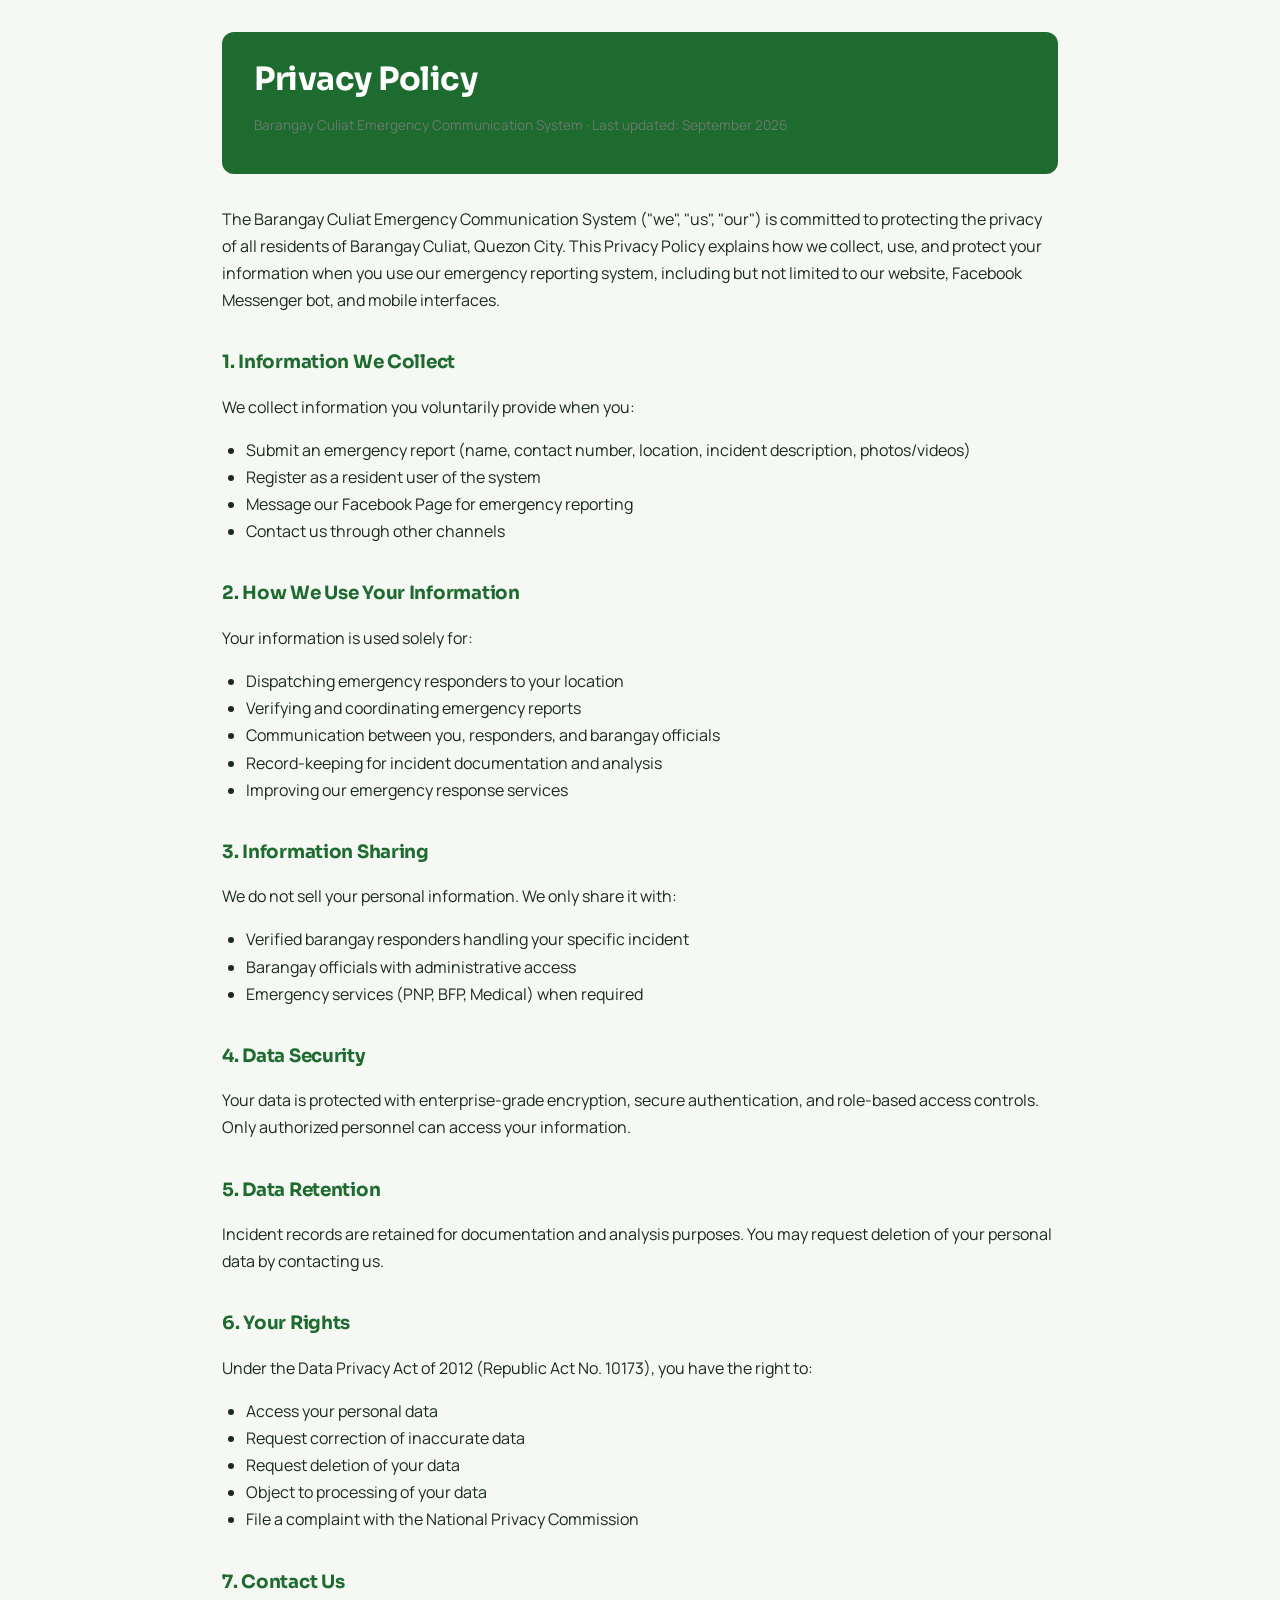
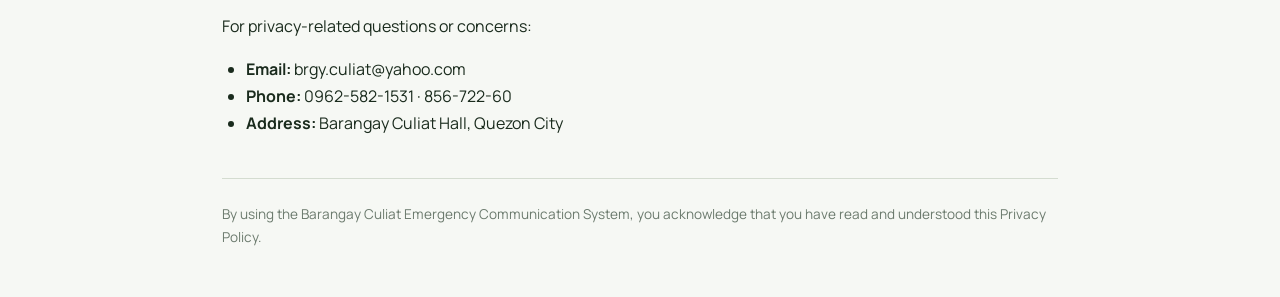
<file: privacy.html>
<!DOCTYPE html>
<html lang="en">
<head>
    <meta charset="UTF-8">
    <meta name="viewport" content="width=device-width, initial-scale=1.0">
    <title>Privacy Policy — Barangay Culiat ECS</title>
    <link rel="stylesheet" href="design.css">
    <style>
        body { font-family: 'Manrope', system-ui, sans-serif; line-height: 1.7; padding: 2rem; max-width: 900px; margin: auto; background: #f6f8f4; color: #1a2b1d; }
        h1 { font-family: 'Sora', sans-serif; color: #1e6b30; margin-bottom: 1rem; }
        h2 { color: #1e6b30; margin-top: 2rem; margin-bottom: 0.75rem; font-size: 1.15rem; }
        p { margin-bottom: 1rem; }
        ul { padding-left: 1.5rem; margin-bottom: 1rem; }
        a { color: #1e6b30; }
        .header { background: #1e6b30; color: #fff; padding: 1.25rem 2rem; border-radius: 12px; margin-bottom: 2rem; }
        .header h1 { color: #fff; margin: 0; }
        .updated { color: #6b7a6d; font-size: 0.85rem; margin-top: 0.5rem; }
    </style>
</head>
<body>
    <div class="header">
        <h1>Privacy Policy</h1>
        <p class="updated">Barangay Culiat Emergency Communication System · Last updated: September 2026</p>
    </div>

    <p>The Barangay Culiat Emergency Communication System ("we", "us", "our") is committed to protecting the privacy of all residents of Barangay Culiat, Quezon City. This Privacy Policy explains how we collect, use, and protect your information when you use our emergency reporting system, including but not limited to our website, Facebook Messenger bot, and mobile interfaces.</p>

    <h2>1. Information We Collect</h2>
    <p>We collect information you voluntarily provide when you:</p>
    <ul>
        <li>Submit an emergency report (name, contact number, location, incident description, photos/videos)</li>
        <li>Register as a resident user of the system</li>
        <li>Message our Facebook Page for emergency reporting</li>
        <li>Contact us through other channels</li>
    </ul>

    <h2>2. How We Use Your Information</h2>
    <p>Your information is used solely for:</p>
    <ul>
        <li>Dispatching emergency responders to your location</li>
        <li>Verifying and coordinating emergency reports</li>
        <li>Communication between you, responders, and barangay officials</li>
        <li>Record-keeping for incident documentation and analysis</li>
        <li>Improving our emergency response services</li>
    </ul>

    <h2>3. Information Sharing</h2>
    <p>We do not sell your personal information. We only share it with:</p>
    <ul>
        <li>Verified barangay responders handling your specific incident</li>
        <li>Barangay officials with administrative access</li>
        <li>Emergency services (PNP, BFP, Medical) when required</li>
    </ul>

    <h2>4. Data Security</h2>
    <p>Your data is protected with enterprise-grade encryption, secure authentication, and role-based access controls. Only authorized personnel can access your information.</p>

    <h2>5. Data Retention</h2>
    <p>Incident records are retained for documentation and analysis purposes. You may request deletion of your personal data by contacting us.</p>

    <h2>6. Your Rights</h2>
    <p>Under the Data Privacy Act of 2012 (Republic Act No. 10173), you have the right to:</p>
    <ul>
        <li>Access your personal data</li>
        <li>Request correction of inaccurate data</li>
        <li>Request deletion of your data</li>
        <li>Object to processing of your data</li>
        <li>File a complaint with the National Privacy Commission</li>
    </ul>

    <h2>7. Contact Us</h2>
    <p>For privacy-related questions or concerns:</p>
    <ul>
        <li><strong>Email:</strong> brgy.culiat@yahoo.com</li>
        <li><strong>Phone:</strong> 0962-582-1531 · 856-722-60</li>
        <li><strong>Address:</strong> Barangay Culiat Hall, Quezon City</li>
    </ul>

    <p style="margin-top:2.5rem;padding-top:1.5rem;border-top:1px solid #d4dcd0;font-size:0.85rem;color:#6b7a6d;">
        By using the Barangay Culiat Emergency Communication System, you acknowledge that you have read and understood this Privacy Policy.
    </p>
</body>
</html>
</file>
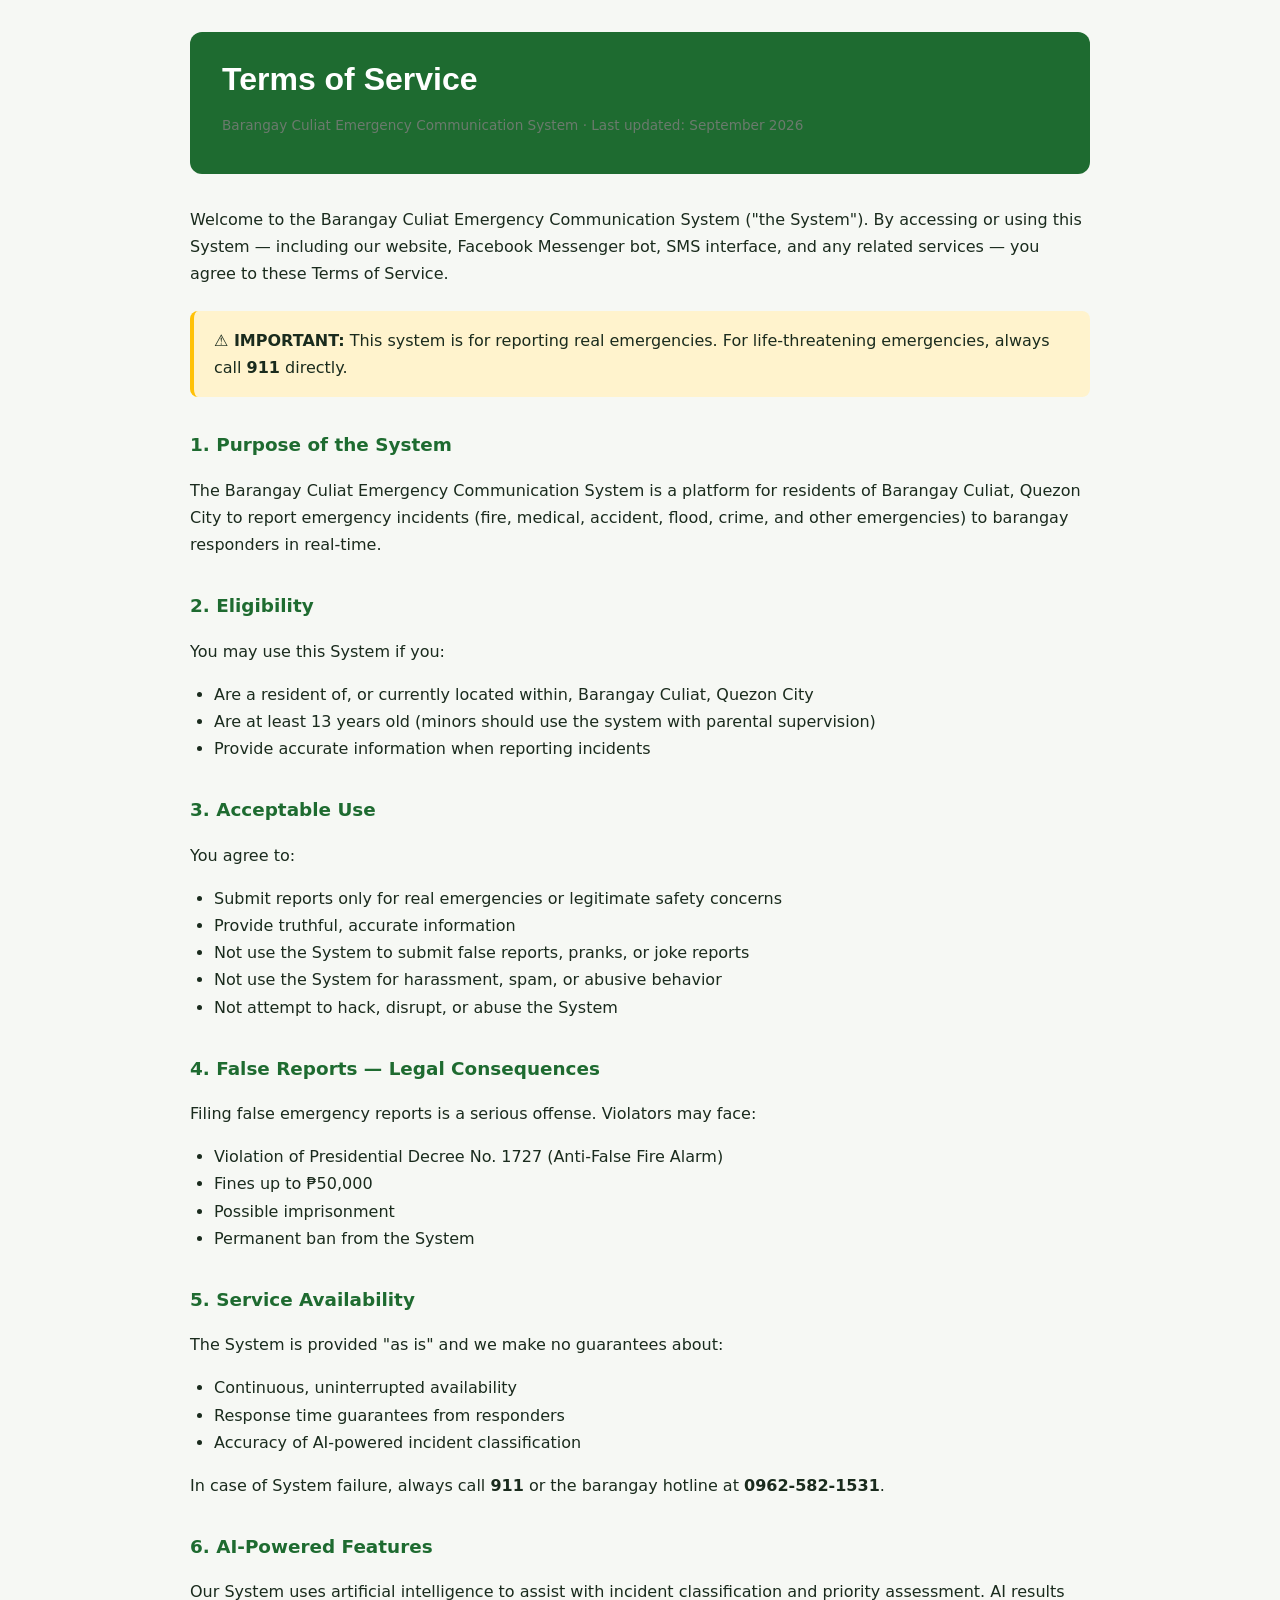
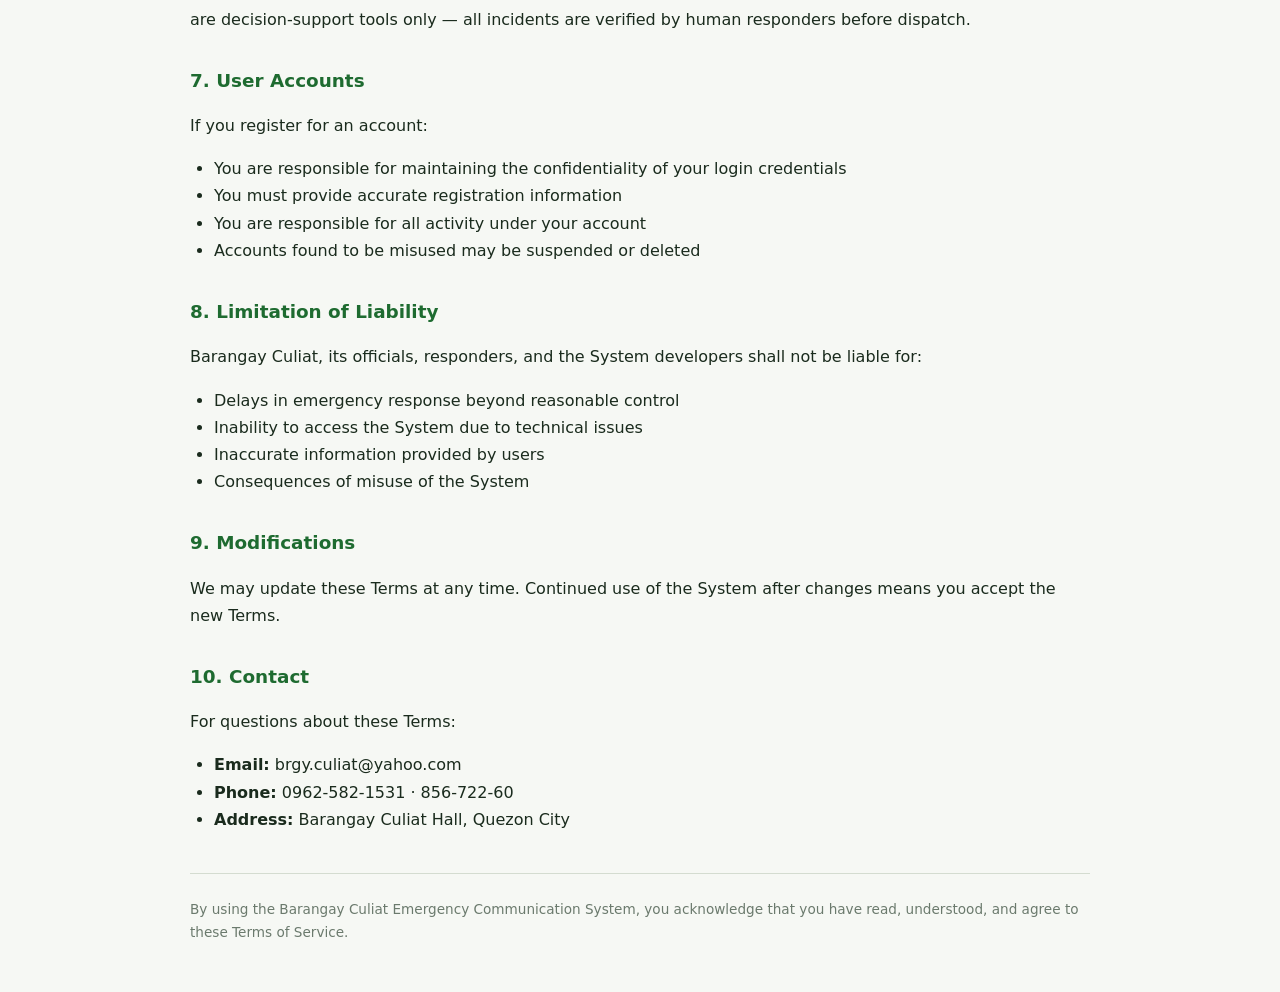
<file: terms.html>
<!DOCTYPE html>
<html lang="en">
<head>
    <meta charset="UTF-8">
    <meta name="viewport" content="width=device-width, initial-scale=1.0">
    <title>Terms of Service — Barangay Culiat ECSs</title>
    <style>
        body { font-family: 'Manrope', system-ui, sans-serif; line-height: 1.7; padding: 2rem; max-width: 900px; margin: auto; background: #f6f8f4; color: #1a2b1d; }
        h1 { font-family: 'Sora', sans-serif; color: #1e6b30; margin-bottom: 1rem; }
        h2 { color: #1e6b30; margin-top: 2rem; margin-bottom: 0.75rem; font-size: 1.15rem; }
        p { margin-bottom: 1rem; }
        ul { padding-left: 1.5rem; margin-bottom: 1rem; }
        a { color: #1e6b30; }
        .header { background: #1e6b30; color: #fff; padding: 1.25rem 2rem; border-radius: 12px; margin-bottom: 2rem; }
        .header h1 { color: #fff; margin: 0; }
        .updated { color: #6b7a6d; font-size: 0.85rem; margin-top: 0.5rem; }
        .warning { background: #fff3cd; padding: 1rem 1.25rem; border-left: 4px solid #ffc107; border-radius: 8px; margin: 1.5rem 0; }
    </style>
</head>
<body>
    <div class="header">
        <h1>Terms of Service</h1>
        <p class="updated">Barangay Culiat Emergency Communication System · Last updated: September 2026</p>
    </div>

    <p>Welcome to the Barangay Culiat Emergency Communication System ("the System"). By accessing or using this System — including our website, Facebook Messenger bot, SMS interface, and any related services — you agree to these Terms of Service.</p>

    <div class="warning">
        <strong>⚠️ IMPORTANT:</strong> This system is for reporting real emergencies. For life-threatening emergencies, always call <strong>911</strong> directly.
    </div>

    <h2>1. Purpose of the System</h2>
    <p>The Barangay Culiat Emergency Communication System is a platform for residents of Barangay Culiat, Quezon City to report emergency incidents (fire, medical, accident, flood, crime, and other emergencies) to barangay responders in real-time.</p>

    <h2>2. Eligibility</h2>
    <p>You may use this System if you:</p>
    <ul>
        <li>Are a resident of, or currently located within, Barangay Culiat, Quezon City</li>
        <li>Are at least 13 years old (minors should use the system with parental supervision)</li>
        <li>Provide accurate information when reporting incidents</li>
    </ul>

    <h2>3. Acceptable Use</h2>
    <p>You agree to:</p>
    <ul>
        <li>Submit reports only for real emergencies or legitimate safety concerns</li>
        <li>Provide truthful, accurate information</li>
        <li>Not use the System to submit false reports, pranks, or joke reports</li>
        <li>Not use the System for harassment, spam, or abusive behavior</li>
        <li>Not attempt to hack, disrupt, or abuse the System</li>
    </ul>

    <h2>4. False Reports — Legal Consequences</h2>
    <p>Filing false emergency reports is a serious offense. Violators may face:</p>
    <ul>
        <li>Violation of Presidential Decree No. 1727 (Anti-False Fire Alarm)</li>
        <li>Fines up to ₱50,000</li>
        <li>Possible imprisonment</li>
        <li>Permanent ban from the System</li>
    </ul>

    <h2>5. Service Availability</h2>
    <p>The System is provided "as is" and we make no guarantees about:</p>
    <ul>
        <li>Continuous, uninterrupted availability</li>
        <li>Response time guarantees from responders</li>
        <li>Accuracy of AI-powered incident classification</li>
    </ul>
    <p>In case of System failure, always call <strong>911</strong> or the barangay hotline at <strong>0962-582-1531</strong>.</p>

    <h2>6. AI-Powered Features</h2>
    <p>Our System uses artificial intelligence to assist with incident classification and priority assessment. AI results are decision-support tools only — all incidents are verified by human responders before dispatch.</p>

    <h2>7. User Accounts</h2>
    <p>If you register for an account:</p>
    <ul>
        <li>You are responsible for maintaining the confidentiality of your login credentials</li>
        <li>You must provide accurate registration information</li>
        <li>You are responsible for all activity under your account</li>
        <li>Accounts found to be misused may be suspended or deleted</li>
    </ul>

    <h2>8. Limitation of Liability</h2>
    <p>Barangay Culiat, its officials, responders, and the System developers shall not be liable for:</p>
    <ul>
        <li>Delays in emergency response beyond reasonable control</li>
        <li>Inability to access the System due to technical issues</li>
        <li>Inaccurate information provided by users</li>
        <li>Consequences of misuse of the System</li>
    </ul>

    <h2>9. Modifications</h2>
    <p>We may update these Terms at any time. Continued use of the System after changes means you accept the new Terms.</p>

    <h2>10. Contact</h2>
    <p>For questions about these Terms:</p>
    <ul>
        <li><strong>Email:</strong> brgy.culiat@yahoo.com</li>
        <li><strong>Phone:</strong> 0962-582-1531 · 856-722-60</li>
        <li><strong>Address:</strong> Barangay Culiat Hall, Quezon City</li>
    </ul>

    <p style="margin-top:2.5rem;padding-top:1.5rem;border-top:1px solid #d4dcd0;font-size:0.85rem;color:#6b7a6d;">
        By using the Barangay Culiat Emergency Communication System, you acknowledge that you have read, understood, and agree to these Terms of Service.
    </p>
</body>
</html>
</file>
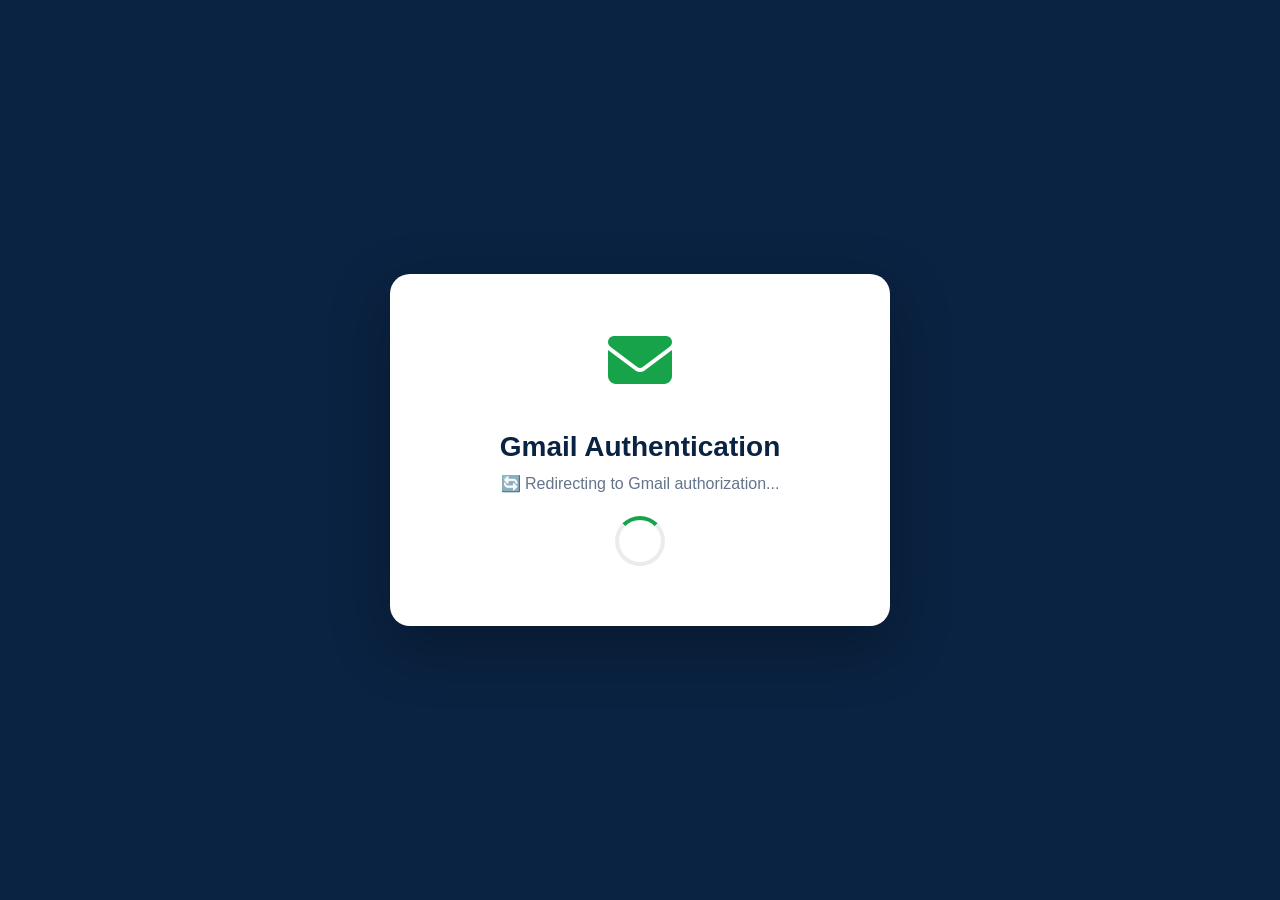
<file: auth/callback.html>
<!DOCTYPE html>
<html lang="en">
<head>
    <meta charset="UTF-8">
    <meta name="viewport" content="width=device-width, initial-scale=1.0">
    <title>Gmail Authentication</title>
    <link href="https://cdn.jsdelivr.net/npm/bootstrap@5.3.2/dist/css/bootstrap.min.css" rel="stylesheet">
    <link href="https://cdnjs.cloudflare.com/ajax/libs/font-awesome/6.4.2/css/all.min.css" rel="stylesheet">
    <style>
        body {
            background: #0A2342;
            min-height: 100vh;
            display: flex;
            align-items: center;
            justify-content: center;
            font-family: 'Inter', sans-serif;
        }
        .auth-card {
            background: white;
            padding: 40px;
            border-radius: 20px;
            max-width: 500px;
            width: 100%;
            text-align: center;
            box-shadow: 0 20px 60px rgba(0,0,0,0.3);
        }
        .auth-card .icon {
            font-size: 4rem;
            color: #16A34A;
            margin-bottom: 20px;
        }
        .auth-card h3 {
            color: #0A2342;
            font-weight: 700;
        }
        .auth-card p {
            color: #64748B;
        }
        .spinner {
            width: 50px;
            height: 50px;
            border: 4px solid #e9ecef;
            border-top-color: #16A34A;
            border-radius: 50%;
            animation: spin 0.8s linear infinite;
            margin: 20px auto;
        }
        @keyframes spin {
            to { transform: rotate(360deg); }
        }
        .status-success { color: #16A34A; }
        .status-error { color: #dc3545; }
        .status-info { color: #0d6efd; }
    </style>
</head>
<body>
    <div class="auth-card">
        <div class="icon">
            <i class="fas fa-envelope"></i>
        </div>
        <h3>Gmail Authentication</h3>
        <p id="statusText">Authenticating with Gmail...</p>
        <div class="spinner" id="loadingSpinner"></div>
        <div id="statusIcon" style="font-size: 3rem; display: none;"></div>
        <div id="resultMessage" style="margin-top: 16px;"></div>
        <button class="btn btn-primary mt-3" id="continueBtn" style="display: none;" onclick="continueToApp()">
            <i class="fas fa-arrow-right me-2"></i>Continue to App
        </button>
        <button class="btn btn-danger mt-3" id="retryBtn" style="display: none;" onclick="retryAuth()">
            <i class="fas fa-redo me-2"></i>Retry Authentication
        </button>
    </div>

    <script src="https://apis.google.com/js/api.js"></script>
    <script>
        const GMAIL_CONFIG = {
            CLIENT_ID: '482709766796-5mrso8miqv51lmdh6gccstp2g9li00p4.apps.googleusercontent.com',
            SCOPES: 'https://www.googleapis.com/auth/gmail.send https://www.googleapis.com/auth/gmail.compose',
            REDIRECT_URI: window.location.origin + '/auth/callback.html'
        };

        let authResult = null;

        async function handleAuthCallback() {
            try {
                const statusText = document.getElementById('statusText');
                const spinner = document.getElementById('loadingSpinner');
                const statusIcon = document.getElementById('statusIcon');
                const resultMessage = document.getElementById('resultMessage');
                const continueBtn = document.getElementById('continueBtn');
                const retryBtn = document.getElementById('retryBtn');

                // Check if we have the OAuth code in the URL
                const urlParams = new URLSearchParams(window.location.search);
                const code = urlParams.get('code');
                const error = urlParams.get('error');
                const accessToken = urlParams.get('access_token');

                if (error) {
                    statusText.textContent = '❌ Authentication failed: ' + error;
                    spinner.style.display = 'none';
                    statusIcon.style.display = 'block';
                    statusIcon.innerHTML = '<i class="fas fa-times-circle status-error"></i>';
                    resultMessage.innerHTML = '<p class="text-danger">Authentication was denied. Please try again.</p>';
                    retryBtn.style.display = 'block';
                    return;
                }

                // If we have an access token from the URL fragment
                if (window.location.hash) {
                    const hashParams = new URLSearchParams(window.location.hash.substring(1));
                    const token = hashParams.get('access_token');
                    const tokenType = hashParams.get('token_type');
                    const expiresIn = hashParams.get('expires_in');

                    if (token) {
                        // Store the token in localStorage for use by the main app
                        const tokenData = {
                            access_token: token,
                            token_type: tokenType || 'Bearer',
                            expires_at: Date.now() + (parseInt(expiresIn) || 3600) * 1000
                        };
                        localStorage.setItem('gmail_tokens', JSON.stringify(tokenData));
                        
                        statusText.textContent = '✅ Authentication successful!';
                        spinner.style.display = 'none';
                        statusIcon.style.display = 'block';
                        statusIcon.innerHTML = '<i class="fas fa-check-circle status-success"></i>';
                        resultMessage.innerHTML = '<p class="text-success">You have successfully authenticated with Gmail. You can now send email notifications.</p>';
                        continueBtn.style.display = 'block';
                        return;
                    }
                }

                // If we have a code, exchange it for tokens (this would need a backend)
                if (code) {
                    // For client-side only, we can't exchange the code securely
                    // So we'll redirect to the Gmail authorization URL
                    statusText.textContent = '🔄 Redirecting to Gmail authorization...';
                    setTimeout(() => {
                        window.location.href = 
                            'https://accounts.google.com/o/oauth2/v2/auth' +
                            '?client_id=' + GMAIL_CONFIG.CLIENT_ID +
                            '&redirect_uri=' + encodeURIComponent(GMAIL_CONFIG.REDIRECT_URI) +
                            '&response_type=token' +
                            '&scope=' + encodeURIComponent(GMAIL_CONFIG.SCOPES) +
                            '&include_granted_scopes=true' +
                            '&prompt=consent';
                    }, 1500);
                    return;
                }

                // No auth data found, start the OAuth flow
                statusText.textContent = '🔄 Redirecting to Gmail authorization...';
                setTimeout(() => {
                    window.location.href = 
                        'https://accounts.google.com/o/oauth2/v2/auth' +
                        '?client_id=' + GMAIL_CONFIG.CLIENT_ID +
                        '&redirect_uri=' + encodeURIComponent(GMAIL_CONFIG.REDIRECT_URI) +
                        '&response_type=token' +
                        '&scope=' + encodeURIComponent(GMAIL_CONFIG.SCOPES) +
                        '&include_granted_scopes=true' +
                        '&prompt=consent';
                }, 1500);

            } catch (error) {
                console.error('Auth error:', error);
                document.getElementById('statusText').textContent = '❌ Authentication error: ' + error.message;
                document.getElementById('loadingSpinner').style.display = 'none';
                document.getElementById('statusIcon').style.display = 'block';
                document.getElementById('statusIcon').innerHTML = '<i class="fas fa-times-circle status-error"></i>';
                document.getElementById('retryBtn').style.display = 'block';
            }
        }

        function continueToApp() {
            // Redirect back to the dashboard
            const returnUrl = localStorage.getItem('return_url') || '/responder/dashboard.html';
            localStorage.removeItem('return_url');
            window.location.href = returnUrl;
        }

        function retryAuth() {
            localStorage.removeItem('gmail_tokens');
            window.location.href = window.location.pathname + '?retry=true';
        }

        // Check for stored token
        function checkStoredToken() {
            try {
                const stored = localStorage.getItem('gmail_tokens');
                if (stored) {
                    const tokenData = JSON.parse(stored);
                    if (tokenData.access_token && tokenData.expires_at > Date.now()) {
                        document.getElementById('statusText').textContent = '✅ Already authenticated';
                        document.getElementById('loadingSpinner').style.display = 'none';
                        document.getElementById('statusIcon').style.display = 'block';
                        document.getElementById('statusIcon').innerHTML = '<i class="fas fa-check-circle status-success"></i>';
                        document.getElementById('resultMessage').innerHTML = '<p class="text-success">You are already authenticated with Gmail.</p>';
                        document.getElementById('continueBtn').style.display = 'block';
                        return true;
                    }
                }
                return false;
            } catch (e) {
                return false;
            }
        }

        document.addEventListener('DOMContentLoaded', function() {
            // Check if we need to retry
            const urlParams = new URLSearchParams(window.location.search);
            if (urlParams.get('retry')) {
                localStorage.removeItem('gmail_tokens');
            }
            
            // Check stored token first
            if (!checkStoredToken()) {
                handleAuthCallback();
            }
        });
    </script>
</body>
</html>
</file>
<file: design.css>
/* ============================================================
   Culiat Public Safety — Design System v6
   ============================================================ */

@import url("https://fonts.googleapis.com/css2?family=Manrope:wght@400;500;600;700;800&family=Sora:wght@600;700;800;900&display=swap");

:root {
  color-scheme: light;
  --radius: 1rem;

  --background: oklch(0.985 0.009 145);
  --foreground: oklch(0.15 0.03 150);
  --card: oklch(1 0 0);
  --card-foreground: oklch(0.15 0.03 150);
  --popover: oklch(1 0 0);
  --popover-foreground: oklch(0.15 0.03 150);

  --primary: oklch(0.47 0.145 150);
  --primary-foreground: oklch(0.99 0.005 145);
  --secondary: oklch(0.94 0.03 145);
  --secondary-foreground: oklch(0.22 0.07 150);
  --muted: oklch(0.95 0.015 145);
  --muted-foreground: oklch(0.32 0.03 155);
  --accent: oklch(0.93 0.055 145);
  --accent-foreground: oklch(0.2 0.09 150);
  --destructive: oklch(0.52 0.22 27);
  --destructive-foreground: oklch(0.99 0.005 145);

  --border: oklch(0.85 0.03 145);
  --input: oklch(0.85 0.03 145);
  --ring: oklch(0.54 0.15 150);

  --brand-surface: oklch(0.42 0.14 150);
  --brand-surface-foreground: oklch(1 0 0);
  --brand-surface-muted: oklch(0.86 0.045 145);

  --footer: oklch(0.14 0.025 150);
  --footer-foreground: oklch(0.97 0.01 145);
  --footer-muted: oklch(0.75 0.025 150);
  --footer-accent: oklch(0.8 0.16 145);

  --ease-theme: cubic-bezier(0.65, 0, 0.35, 1);
  --ease-civic: cubic-bezier(0.22, 1, 0.36, 1);

  --status-reported-bg: oklch(0.92 0.08 25);   --status-reported-fg: oklch(0.32 0.18 25);
  --status-ack-bg: oklch(0.92 0.06 245);       --status-ack-fg: oklch(0.28 0.16 245);
  --status-responding-bg: oklch(0.93 0.1 75);  --status-responding-fg: oklch(0.34 0.16 75);
  --status-resolved-bg: oklch(0.92 0.1 150);   --status-resolved-fg: oklch(0.28 0.15 150);
  --status-closed-bg: oklch(0.92 0.015 250);   --status-closed-fg: oklch(0.3 0.02 250);

  --pri-critical: oklch(0.5 0.24 27);
  --pri-high: oklch(0.62 0.2 55);
  --pri-medium: oklch(0.85 0.16 90);
  --pri-medium-fg: oklch(0.2 0.09 75);
  --pri-low: oklch(0.5 0.2 250);

  --sidebar-bg: oklch(1 0 0);
  --sidebar-fg: oklch(0.15 0.03 150);
  --sidebar-muted: oklch(0.35 0.03 155);
  --sidebar-border: oklch(0.85 0.03 145);
  --sidebar-hover: oklch(0.94 0.05 145);
  --sidebar-active-bg: oklch(0.47 0.145 150);
  --sidebar-active-fg: oklch(1 0 0);
  --content-bg: oklch(0.97 0.008 145);

  --card-shadow: 0 10px 30px -12px rgb(0 0 0 / 0.12);
  --card-shadow-hover: 0 20px 40px -12px color-mix(in oklab, var(--primary) 28%, transparent);

  --hero-grid: color-mix(in oklab, var(--primary) 18%, transparent);
  --hero-overlay-1: color-mix(in oklab, var(--background) 92%, transparent);
  --hero-overlay-2: color-mix(in oklab, var(--background) 72%, transparent);
}

.dark {
  color-scheme: dark;

  --background: oklch(0.14 0.02 152);
  --foreground: oklch(0.98 0.005 145);
  --card: oklch(0.22 0.028 152);
  --card-foreground: oklch(0.98 0.005 145);
  --popover: oklch(0.24 0.028 152);
  --popover-foreground: oklch(0.98 0.005 145);

  --primary: oklch(0.8 0.16 148);
  --primary-foreground: oklch(0.14 0.04 152);
  --secondary: oklch(0.3 0.035 152);
  --secondary-foreground: oklch(0.98 0.008 145);
  --muted: oklch(0.28 0.028 152);
  --muted-foreground: oklch(0.88 0.02 150);
  --accent: oklch(0.36 0.06 150);
  --accent-foreground: oklch(0.98 0.02 145);
  --destructive: oklch(0.72 0.2 25);
  --destructive-foreground: oklch(0.13 0.03 25);

  --border: oklch(0.42 0.038 152);
  --input: oklch(0.42 0.038 152);
  --ring: oklch(0.8 0.16 148);

  --brand-surface: oklch(0.32 0.1 152);
  --brand-surface-foreground: oklch(0.99 0.008 145);
  --brand-surface-muted: oklch(0.85 0.05 148);

  --footer: oklch(0.1 0.018 152);
  --footer-foreground: oklch(0.97 0.012 145);
  --footer-muted: oklch(0.8 0.02 150);
  --footer-accent: oklch(0.88 0.155 148);

  --status-reported-bg: oklch(0.4 0.14 25);    --status-reported-fg: oklch(0.96 0.06 25);
  --status-ack-bg: oklch(0.38 0.12 245);       --status-ack-fg: oklch(0.96 0.05 245);
  --status-responding-bg: oklch(0.4 0.14 75);  --status-responding-fg: oklch(0.97 0.07 75);
  --status-resolved-bg: oklch(0.38 0.12 150);  --status-resolved-fg: oklch(0.96 0.08 150);
  --status-closed-bg: oklch(0.38 0.02 250);    --status-closed-fg: oklch(0.96 0.02 250);

  --pri-critical: oklch(0.7 0.2 27);
  --pri-high: oklch(0.76 0.17 55);
  --pri-medium: oklch(0.88 0.14 90);
  --pri-medium-fg: oklch(0.18 0.08 75);
  --pri-low: oklch(0.72 0.16 250);

  --sidebar-bg: oklch(0.18 0.024 152);
  --sidebar-fg: oklch(0.98 0.005 145);
  --sidebar-muted: oklch(0.82 0.02 150);
  --sidebar-border: oklch(0.36 0.035 152);
  --sidebar-hover: oklch(0.28 0.04 152);
  --sidebar-active-bg: oklch(0.8 0.16 148);
  --sidebar-active-fg: oklch(0.14 0.04 152);
  --content-bg: oklch(0.14 0.02 152);

  --card-shadow: 0 20px 50px -20px rgb(0 0 0 / 0.6);
  --card-shadow-hover: 0 24px 60px -20px color-mix(in oklab, var(--primary) 45%, transparent);

  --hero-grid: color-mix(in oklab, var(--primary) 25%, transparent);
  --hero-overlay-1: color-mix(in oklab, var(--background) 90%, transparent);
  --hero-overlay-2: color-mix(in oklab, var(--background) 68%, transparent);
}

* { border-color: var(--border); box-sizing: border-box; }
html { scroll-behavior: smooth; }
body {
  margin: 0;
  background-color: var(--background);
  color: var(--foreground);
  font-family: "Manrope", system-ui, -apple-system, sans-serif;
  letter-spacing: 0;
  line-height: 1.6;
  overflow-x: hidden;
  -webkit-font-smoothing: antialiased;
  text-rendering: optimizeLegibility;
}
.dark body {
  background-image:
    radial-gradient(110rem 55rem at 78% -12%, color-mix(in oklab, var(--primary) 14%, transparent), transparent 62%),
    radial-gradient(80rem 50rem at 4% 8%, color-mix(in oklab, var(--primary) 8%, transparent), transparent 58%);
  background-attachment: fixed;
}
h1, h2, h3, h4, h5, h6, .font-display {
  font-family: "Sora", system-ui, sans-serif;
  letter-spacing: -0.015em;
  color: inherit;
}
p { color: inherit; }

.section-label { color: var(--primary); font-size: 0.72rem; font-weight: 800; text-transform: uppercase; letter-spacing: 0.16em; }
.civic-grid {
  background-image:
    linear-gradient(to right, var(--hero-grid) 1px, transparent 1px),
    linear-gradient(to bottom, var(--hero-grid) 1px, transparent 1px);
  background-size: 56px 56px;
  mask-image: linear-gradient(to bottom, black 15%, transparent 92%);
  -webkit-mask-image: linear-gradient(to bottom, black 15%, transparent 92%);
}
.animate-rise { animation: rise-in 900ms var(--ease-civic) both; }
.animate-float { animation: float-card 7s ease-in-out infinite, rise-in 900ms 180ms var(--ease-civic) both; }
.system-card { transition: transform 450ms var(--ease-civic), border-color 450ms ease, box-shadow 450ms ease; }
.system-card:hover { transform: translateY(-8px); border-color: color-mix(in oklab, var(--primary) 50%, transparent); box-shadow: var(--card-shadow-hover); }
.card-surface { border-radius: calc(var(--radius) + 8px); border: 1px solid var(--border); background: var(--card); color: var(--card-foreground); box-shadow: var(--card-shadow); }
.icon-chip {
  display: grid; place-items: center; width: 3rem; height: 3rem;
  border-radius: calc(var(--radius) + 4px);
  background: color-mix(in oklab, var(--primary) 12%, transparent);
  color: var(--primary);
  transition: all 500ms var(--ease-civic);
}
.group:hover .icon-chip { transform: rotate(3deg); background: var(--primary); color: var(--primary-foreground); }
.pill {
  display: inline-flex; align-items: center; gap: 0.5rem;
  border-radius: 9999px;
  border: 1px solid color-mix(in oklab, var(--primary) 30%, transparent);
  background: color-mix(in oklab, var(--primary) 12%, transparent);
  padding: 0.3rem 0.85rem;
  font-size: 0.75rem; font-weight: 700;
  color: var(--primary);
}
.stat-number { font-family: "Sora", sans-serif; font-size: 1.5rem; font-weight: 900; color: var(--primary); line-height: 1; }
.stat-label { font-size: 0.7rem; font-weight: 700; text-transform: uppercase; letter-spacing: 0.1em; color: var(--muted-foreground); }

/* ---------- BUTTONS ---------- */
.btn-civic, button.btn-civic, a.btn-civic {
  display: inline-flex;
  min-height: 2.75rem;
  align-items: center;
  justify-content: center;
  gap: 0.5rem;
  border-radius: 9999px;
  padding: 0 1.25rem;
  font-size: 0.875rem;
  font-weight: 700;
  border: 1px solid transparent;
  cursor: pointer;
  text-decoration: none;
  transition: all 250ms var(--ease-civic);
  font-family: "Manrope", sans-serif;
  line-height: 1;
  white-space: nowrap;
}
.btn-civic:focus-visible { outline: none; box-shadow: 0 0 0 3px color-mix(in oklab, var(--ring) 45%, transparent); }
.btn-civic:disabled { opacity: 0.55; pointer-events: none; cursor: not-allowed; }
.btn-civic svg, .btn-civic .lucide { width: 1rem; height: 1rem; flex-shrink: 0; }
.btn-primary { background: var(--primary); color: var(--primary-foreground); box-shadow: 0 8px 20px -8px color-mix(in oklab, var(--primary) 45%, transparent); }
.btn-primary:hover:not(:disabled) { transform: translateY(-2px); background: color-mix(in oklab, var(--primary) 88%, black); }
.dark .btn-primary:hover:not(:disabled) { background: color-mix(in oklab, var(--primary) 88%, white); }
.btn-outline { border: 1px solid var(--border); background: var(--card); color: var(--foreground); }
.btn-outline:hover:not(:disabled) { transform: translateY(-2px); border-color: color-mix(in oklab, var(--primary) 45%, transparent); background: var(--accent); color: var(--accent-foreground); }
.btn-ghost { color: var(--foreground); background: transparent; border-color: transparent; }
.btn-ghost:hover { background: var(--accent); color: var(--accent-foreground); }
.btn-destructive { background: var(--destructive); color: var(--destructive-foreground); }
.btn-destructive:hover:not(:disabled) { transform: translateY(-2px); background: color-mix(in oklab, var(--destructive) 88%, black); }
.dark .btn-destructive:hover:not(:disabled) { background: color-mix(in oklab, var(--destructive) 88%, white); }
.btn-icon { width: 2.75rem; height: 2.75rem; padding: 0; border: 1px solid var(--border); background: var(--card); color: var(--foreground); }
.btn-icon:hover { transform: translateY(-2px); background: var(--accent); color: var(--accent-foreground); }
.btn-sm { min-height: 2.25rem; padding: 0 0.9rem; font-size: 0.78rem; }
.btn-sm svg, .btn-sm .lucide { width: 0.9rem; height: 0.9rem; }
.btn-lg { min-height: 3.25rem; padding: 0 1.75rem; font-size: 1rem; }
.btn-lg svg, .btn-lg .lucide { width: 1.15rem; height: 1.15rem; }

/* Bootstrap button overrides */
.btn { border-radius: 9999px !important; font-weight: 700; transition: all 250ms var(--ease-civic); }
.btn-outline-secondary, .btn-outline-primary {
  border-radius: 9999px !important;
  background: var(--card) !important;
  color: var(--foreground) !important;
  border-color: var(--border) !important;
}
.btn-outline-secondary:hover, .btn-outline-primary:hover {
  background: var(--accent) !important;
  color: var(--accent-foreground) !important;
  border-color: var(--primary) !important;
  transform: translateY(-2px);
}
.btn-primary { background: var(--primary) !important; border-color: var(--primary) !important; color: var(--primary-foreground) !important; }
.btn-danger, .btn-outline-danger {
  background: var(--destructive) !important;
  border-color: var(--destructive) !important;
  color: var(--destructive-foreground) !important;
}
.btn-outline-danger { background: transparent !important; color: var(--destructive) !important; }
.btn-secondary { background: var(--secondary) !important; color: var(--secondary-foreground) !important; border-color: var(--border) !important; }

/* ---------- FORMS ---------- */
.form-control, .form-select {
  border-radius: calc(var(--radius) + 2px) !important;
  border: 1px solid var(--border) !important;
  background-color: var(--card) !important;
  color: var(--foreground) !important;
  padding: 0.85rem 1rem !important;
  font-family: "Manrope", sans-serif;
  font-size: 0.92rem;
  font-weight: 500;
  height: auto !important;
  min-height: 3rem;
  transition: all 200ms var(--ease-civic);
  box-shadow: none !important;
}
.form-control:focus, .form-select:focus {
  border-color: var(--primary) !important;
  background-color: var(--card) !important;
  box-shadow: 0 0 0 3px color-mix(in oklab, var(--ring) 30%, transparent) !important;
  color: var(--foreground) !important;
}
.form-control::placeholder { color: var(--muted-foreground) !important; opacity: 0.85; }
.form-label { color: var(--foreground); font-weight: 700; font-size: 0.78rem; margin-bottom: 0.4rem; display: block; }
.form-check-input { background-color: var(--card); border-color: var(--border); }
.form-check-input:checked { background-color: var(--primary); border-color: var(--primary); }

/* Floating labels */
.form-floating { position: relative; margin-bottom: 1rem; }
.form-floating > .form-control {
  height: 3.75rem !important;
  min-height: 3.75rem !important;
  padding: 1.5rem 1rem 0.5rem 1rem !important;
  border-radius: calc(var(--radius) + 2px) !important;
  background-color: var(--card) !important;
  border: 1px solid var(--border) !important;
  color: var(--foreground) !important;
  font-size: 0.95rem;
  font-weight: 500;
  line-height: 1.3;
}
.form-floating > .form-control:focus { border-color: var(--primary) !important; box-shadow: 0 0 0 3px color-mix(in oklab, var(--ring) 30%, transparent) !important; }
.form-floating > label {
  position: absolute;
  top: 0; left: 0;
  height: 100%;
  padding: 1rem 1rem;
  pointer-events: none;
  border: 1px solid transparent;
  transform-origin: 0 0;
  transition: opacity 0.15s ease-in-out, transform 0.15s ease-in-out, color 0.15s ease-in-out;
  color: var(--muted-foreground);
  font-size: 0.95rem;
  font-weight: 500;
  display: inline-flex;
  align-items: center;
  gap: 0.4rem;
  margin: 0;
}
.form-floating > .form-control:focus ~ label,
.form-floating > .form-control:not(:placeholder-shown) ~ label {
  opacity: 0.95;
  transform: scale(0.82) translateY(-0.5rem) translateX(0.15rem);
  color: var(--primary);
  font-weight: 700;
}
.form-floating > label i, .form-floating > label .lucide { width: 0.85rem; height: 0.85rem; }

/* ---------- MODALS ---------- */
.modal-content {
  border: 1px solid var(--border) !important;
  border-radius: calc(var(--radius) + 8px) !important;
  background: var(--card) !important;
  color: var(--card-foreground) !important;
  overflow: hidden;
  box-shadow: 0 32px 80px -12px rgb(0 0 0 / 0.4) !important;
}
.modal-header {
  background: linear-gradient(135deg, var(--primary) 0%, color-mix(in oklab, var(--primary) 78%, black) 100%) !important;
  color: var(--primary-foreground) !important;
  border-bottom: 1px solid color-mix(in oklab, var(--primary-foreground) 18%, transparent) !important;
  padding: 1.15rem 1.5rem !important;
}
.dark .modal-header {
  background: linear-gradient(135deg, color-mix(in oklab, var(--primary) 70%, black) 0%, color-mix(in oklab, var(--primary) 50%, black) 100%) !important;
  color: var(--primary-foreground) !important;
}
.modal-title {
  font-family: "Sora", sans-serif !important;
  font-weight: 800 !important;
  font-size: 1.05rem !important;
  letter-spacing: -0.01em;
  display: flex;
  align-items: center;
  gap: 0.55rem;
}
.modal-header .btn-close { filter: brightness(0) invert(1); opacity: 0.9; transition: transform 0.2s ease; }
.modal-header .btn-close:hover { opacity: 1; transform: rotate(90deg); }
.modal-body {
  padding: 1.5rem !important;
  background: var(--card) !important;
  color: var(--card-foreground) !important;
}
.modal-footer {
  border-top: 1px solid var(--border) !important;
  padding: 1rem 1.5rem !important;
  background: color-mix(in oklab, var(--muted) 50%, var(--card)) !important;
  color: var(--card-foreground) !important;
  gap: 0.5rem;
}

/* ---------- TOASTS ---------- */
.toast-container { position: fixed; top: 96px; right: 20px; z-index: 9999; max-width: 380px; }
@media (max-width: 576px) { .toast-container { top: 76px; right: 12px; left: 12px; max-width: none; } }
.toast {
  border-radius: calc(var(--radius) + 2px) !important;
  border: 1px solid var(--border) !important;
  background: var(--card) !important;
  color: var(--card-foreground) !important;
  box-shadow: 0 20px 40px -12px rgb(0 0 0 / 0.3) !important;
  font-family: "Manrope", sans-serif;
  font-weight: 600;
  margin-bottom: 0.5rem;
}
.toast.bg-success { background: var(--primary) !important; color: var(--primary-foreground) !important; border-color: var(--primary) !important; }
.toast.bg-success .btn-close, .toast.bg-danger .btn-close { filter: brightness(0) invert(1); }
.toast.bg-danger  { background: var(--destructive) !important; color: var(--destructive-foreground) !important; border-color: var(--destructive) !important; }
.toast.bg-warning { background: var(--pri-medium) !important; color: var(--pri-medium-fg) !important; border-color: color-mix(in oklab, var(--pri-medium) 60%, black) !important; }
.toast.bg-warning .btn-close { filter: brightness(0); }
.toast.bg-info    { background: var(--card) !important; color: var(--card-foreground) !important; }
.toast.bg-info .btn-close { filter: brightness(0) invert(1); }
.dark .toast.bg-info .btn-close { filter: none; }

/* ---------- BADGES ---------- */
.status-badge {
  display: inline-block;
  font-size: 0.7rem;
  padding: 0.3rem 0.75rem;
  border-radius: 9999px;
  font-weight: 700;
  text-transform: capitalize;
  white-space: nowrap;
  line-height: 1.2;
}
.status-reported     { background: var(--status-reported-bg) !important; color: var(--status-reported-fg) !important; }
.status-acknowledged { background: var(--status-ack-bg) !important; color: var(--status-ack-fg) !important; }
.status-responding   { background: var(--status-responding-bg) !important; color: var(--status-responding-fg) !important; }
.status-resolved     { background: var(--status-resolved-bg) !important; color: var(--status-resolved-fg) !important; }
.status-closed       { background: var(--status-closed-bg) !important; color: var(--status-closed-fg) !important; }
.priority-badge, .badge-priority-sm {
  display: inline-block;
  font-size: 0.68rem;
  padding: 0.3rem 0.75rem;
  border-radius: 9999px;
  font-weight: 800;
  text-transform: uppercase;
  letter-spacing: 0.06em;
  white-space: nowrap;
  line-height: 1.2;
}
.priority-critical { background: var(--pri-critical) !important; color: white !important; }
.priority-high     { background: var(--pri-high) !important; color: white !important; }
.priority-medium   { background: var(--pri-medium) !important; color: var(--pri-medium-fg) !important; }
.priority-low      { background: var(--pri-low) !important; color: white !important; }

/* Badge (Bootstrap) */
.badge { border-radius: 9999px !important; font-weight: 700; padding: 0.35rem 0.75rem; }
.badge.bg-primary { background: var(--primary) !important; color: var(--primary-foreground) !important; }
.badge.bg-danger { background: var(--destructive) !important; color: var(--destructive-foreground) !important; }
.badge.bg-success { background: var(--primary) !important; color: var(--primary-foreground) !important; }
.badge.bg-warning { background: var(--pri-medium) !important; color: var(--pri-medium-fg) !important; }
.badge.bg-secondary { background: var(--secondary) !important; color: var(--secondary-foreground) !important; }
.badge.bg-info { background: var(--accent) !important; color: var(--accent-foreground) !important; }

/* ---------- REVEAL ---------- */
.reveal-ready [data-reveal] { opacity: 0; transform: translateY(32px); }
.reveal-ready [data-reveal][data-visible="true"] { opacity: 1; transform: translateY(0); transition: opacity 700ms var(--ease-civic), transform 700ms var(--ease-civic); }
.reveal-ready [data-reveal][data-visible="false"] { opacity: 0.2; transform: translateY(22px); }

/* ---------- KEYFRAMES ---------- */
@keyframes rise-in { from { opacity: 0; transform: translateY(28px); } to { opacity: 1; transform: translateY(0); } }
@keyframes float-card { 0%, 100% { transform: translateY(0); } 50% { transform: translateY(-10px); } }
@keyframes pulse-dot { 0%, 100% { opacity: 1; transform: scale(1); } 50% { opacity: 0.55; transform: scale(1.25); } }
@keyframes ring-pulse {
  0% { transform: scale(0.95); opacity: 0.5; }
  50% { transform: scale(1.05); opacity: 1; }
  100% { transform: scale(0.95); opacity: 0.5; }
}

/* ---------- THEME TOGGLE ---------- */
.theme-toggle-btn { position: relative; overflow: hidden; }
.theme-toggle-icon { position: absolute; transition: all 700ms var(--ease-theme); }
.theme-toggle-icon.hidden-icon { transform: rotate(90deg) scale(0); opacity: 0; }

/* Sidebar variant — icon chip on the right, text on the left */
.theme-toggle-btn.theme-toggle-sidebar {
  justify-content: space-between !important;
  padding: 0 0.6rem 0 1rem !important;
  position: relative !important;
}
.theme-toggle-btn.theme-toggle-sidebar .theme-toggle-label {
  order: 1;
  font-weight: 700;
  color: inherit;
}
.theme-toggle-btn.theme-toggle-sidebar .theme-toggle-icon-wrap {
  order: 2;
  position: relative;
  width: 1.75rem;
  height: 1.75rem;
  border-radius: 9999px;
  background: color-mix(in oklab, var(--primary) 15%, transparent);
  display: grid;
  place-items: center;
  flex-shrink: 0;
  overflow: hidden;
}
.theme-toggle-btn.theme-toggle-sidebar .theme-toggle-icon-wrap .theme-toggle-icon {
  position: absolute;
  left: 50%;
  top: 50%;
  margin-left: -0.5rem;
  margin-top: -0.5rem;
  width: 1rem;
  height: 1rem;
}

::view-transition-old(root), ::view-transition-new(root) { animation: none; mix-blend-mode: normal; }
::view-transition-old(root) { z-index: 1; }
::view-transition-new(root) { z-index: 2; }
html.theme-transition, html.theme-transition *, html.theme-transition *::before, html.theme-transition *::after {
  transition:
    background-color 400ms var(--ease-theme),
    border-color 400ms var(--ease-theme),
    color 400ms var(--ease-theme),
    fill 400ms var(--ease-theme),
    stroke 400ms var(--ease-theme),
    box-shadow 400ms var(--ease-theme) !important;
  transition-delay: 0s !important;
}

@media (prefers-reduced-motion: reduce) {
  html { scroll-behavior: auto; }
  *, *::before, *::after {
    animation-duration: 0.01ms !important;
    animation-iteration-count: 1 !important;
    transition-duration: 0.01ms !important;
  }
  .reveal-ready [data-reveal] { opacity: 1 !important; transform: none !important; }
}

.text-primary-civic { color: var(--primary) !important; }
.text-muted-civic   { color: var(--muted-foreground) !important; }
.bg-card-civic      { background: var(--card) !important; color: var(--card-foreground) !important; }
.bg-brand-surface   { background: var(--brand-surface) !important; color: var(--brand-surface-foreground) !important; }
.bg-footer-civic    { background: var(--footer) !important; color: var(--footer-foreground) !important; }
.text-footer-muted  { color: var(--footer-muted) !important; }
.text-footer-accent { color: var(--footer-accent) !important; }
.border-civic       { border-color: var(--border) !important; }

.section-pad { padding: 5rem 1.25rem; }
@media (min-width: 640px) { .section-pad { padding: 5rem 2rem; } }
@media (min-width: 1024px) { .section-pad { padding: 7rem 3rem; } }
.section-pad-alt {
  background: color-mix(in oklab, var(--muted) 55%, var(--background));
  border-top: 1px solid var(--border);
  border-bottom: 1px solid var(--border);
}
.max-civic { max-width: 100rem; margin-inline: auto; width: 100%; }

/* ============================================================
   DASHBOARD LAYOUT
   ============================================================ */
.dashboard-sidebar {
  background: var(--sidebar-bg) !important;
  color: var(--sidebar-fg) !important;
  border-right: 1px solid var(--sidebar-border) !important;
  min-height: 100vh;
  display: flex;
  flex-direction: column;
}
.dashboard-sidebar .nav { flex: 1; padding: 0.5rem 0; }
.dashboard-sidebar .nav-link {
  color: var(--sidebar-muted) !important;
  font-weight: 700 !important;
  font-size: 0.9rem !important;
  border-radius: 9999px !important;
  padding: 0.75rem 1rem !important;
  margin: 0.2rem 0.6rem !important;
  display: flex !important;
  align-items: center !important;
  gap: 0.7rem !important;
  transition: all 220ms var(--ease-civic) !important;
  text-decoration: none !important;
  background: transparent !important;
  border: 1px solid transparent !important;
}
.dashboard-sidebar .nav-link:hover {
  background: var(--sidebar-hover) !important;
  color: var(--sidebar-fg) !important;
}
.dashboard-sidebar .nav-link.active {
  background: var(--sidebar-active-bg) !important;
  color: var(--sidebar-active-fg) !important;
  box-shadow: 0 8px 20px -8px color-mix(in oklab, var(--primary) 55%, transparent) !important;
}
.dashboard-sidebar .nav-link svg,
.dashboard-sidebar .nav-link .lucide,
.dashboard-sidebar .nav-link i {
  width: 1.15rem !important;
  height: 1.15rem !important;
  flex-shrink: 0 !important;
  color: inherit !important;
  stroke: currentColor !important;
}
.dashboard-sidebar .sidebar-footer { padding: 1rem; border-top: 1px solid var(--sidebar-border); margin-top: auto; }
.dashboard-sidebar .sidebar-footer .btn-civic,
.dashboard-sidebar .sidebar-footer button,
.dashboard-sidebar .sidebar-footer a.btn {
  width: 100% !important;
  color: #fff !important;
  background: var(--destructive) !important;
  border-color: var(--destructive) !important;
}
.dashboard-sidebar .sidebar-footer .btn-civic:hover,
.dashboard-sidebar .sidebar-footer button:hover { background: color-mix(in oklab, var(--destructive) 88%, black) !important; }
.dark .dashboard-sidebar .sidebar-footer .btn-civic:hover,
.dark .dashboard-sidebar .sidebar-footer button:hover { background: color-mix(in oklab, var(--destructive) 88%, white) !important; }
.dashboard-sidebar .btn-outline {
  background: var(--card) !important;
  color: var(--sidebar-fg) !important;
  border-color: var(--sidebar-border) !important;
}
.dashboard-sidebar .btn-outline:hover {
  background: var(--sidebar-hover) !important;
  color: var(--sidebar-fg) !important;
  border-color: var(--primary) !important;
}

.sidebar-brand {
  padding: 1.5rem 1rem 1rem;
  text-align: center;
  border-bottom: 1px solid var(--sidebar-border);
  color: var(--sidebar-fg);
}
.sidebar-brand h5 {
  font-family: "Sora", sans-serif !important;
  font-weight: 800 !important;
  margin: 0.5rem 0 0.15rem !important;
  color: var(--sidebar-fg) !important;
  font-size: 1rem !important;
  letter-spacing: -0.02em;
}
.sidebar-brand small { color: var(--sidebar-muted) !important; font-size: 0.75rem; font-weight: 600; display: block; }
.sidebar-brand .sidebar-logo {
  width: 68px; height: 68px;
  border-radius: 50%;
  object-fit: cover;
  display: block;
  margin: 0 auto 10px;
  background: #fff;
  padding: 3px;
  border: 2px solid var(--sidebar-border);
  box-shadow: 0 4px 14px rgb(0 0 0 / 0.15);
  transition: transform 0.25s ease;
}
.sidebar-brand .sidebar-logo:hover { transform: scale(1.06); }

.dashboard-content { background: var(--content-bg) !important; color: var(--foreground) !important; min-height: 100vh; }
.dashboard-content h1, .dashboard-content h2, .dashboard-content h3,
.dashboard-content h4, .dashboard-content h5, .dashboard-content h6 { color: var(--foreground) !important; }
.dashboard-content .text-muted { color: var(--muted-foreground) !important; }
.dashboard-content .text-primary { color: var(--primary) !important; }

/* Stat cards */
.stat-card, .stat-card-r {
  background: var(--card) !important;
  color: var(--card-foreground) !important;
  border: 1px solid var(--border) !important;
  border-radius: calc(var(--radius) + 4px);
  padding: 1.25rem 1.5rem;
  transition: all 300ms var(--ease-civic);
  height: 100%;
  display: flex;
  align-items: center;
  justify-content: space-between;
  gap: 0.85rem;
  box-shadow: var(--card-shadow);
}
.stat-card:hover, .stat-card-r:hover {
  transform: translateY(-4px);
  box-shadow: var(--card-shadow-hover);
  border-color: color-mix(in oklab, var(--primary) 35%, transparent) !important;
}
.stat-card .number, .stat-card-r .stat-num {
  font-family: "Sora", sans-serif !important;
  font-size: 1.75rem !important;
  font-weight: 900 !important;
  color: var(--card-foreground) !important;
  line-height: 1.1;
  letter-spacing: -0.02em;
}
.stat-card .label, .stat-card-r .stat-lbl {
  color: var(--muted-foreground) !important;
  font-size: 0.78rem !important;
  font-weight: 600;
  margin-top: 0.15rem;
  line-height: 1.3;
}
.stat-card .icon-circle, .stat-card-r .stat-icon {
  width: 46px; height: 46px;
  border-radius: calc(var(--radius) + 2px);
  display: flex; align-items: center; justify-content: center;
  font-size: 1.1rem;
  flex-shrink: 0;
}
.stat-card .icon-circle.green, .stat-icon.green { background: color-mix(in oklab, var(--primary) 18%, transparent) !important; color: var(--primary) !important; }
.stat-card .icon-circle.red, .stat-icon.red { background: color-mix(in oklab, var(--destructive) 18%, transparent) !important; color: var(--destructive) !important; }
.stat-card .icon-circle.blue, .stat-icon.blue { background: color-mix(in oklab, var(--pri-low) 18%, transparent) !important; color: var(--pri-low) !important; }
.stat-card .icon-circle.yellow, .stat-icon.yellow { background: color-mix(in oklab, var(--pri-medium) 32%, transparent) !important; color: oklch(0.45 0.14 75) !important; }
.dark .stat-card .icon-circle.yellow, .dark .stat-icon.yellow { color: var(--pri-medium) !important; }

/* Bootstrap cards inside dashboard */
.dashboard-content .card {
  background: var(--card) !important;
  color: var(--card-foreground) !important;
  border: 1px solid var(--border) !important;
  border-radius: calc(var(--radius) + 4px) !important;
  box-shadow: var(--card-shadow);
  overflow: hidden;
}
.dashboard-content .card-header {
  background: color-mix(in oklab, var(--muted) 60%, var(--card)) !important;
  color: var(--card-foreground) !important;
  border-bottom: 1px solid var(--border) !important;
  padding: 1rem 1.25rem !important;
}
.dashboard-content .card-header h6 {
  color: var(--card-foreground) !important;
  font-family: "Sora", sans-serif !important;
  font-weight: 800 !important;
  font-size: 0.95rem !important;
  margin: 0;
}
.dashboard-content .card-body {
  background: var(--card) !important;
  color: var(--card-foreground) !important;
}
.dashboard-content .list-group-item {
  background: var(--card) !important;
  color: var(--card-foreground) !important;
  border-color: var(--border) !important;
  padding: 1rem 1.25rem !important;
}
.dashboard-content .list-group-item:hover {
  background: color-mix(in oklab, var(--accent) 60%, var(--card)) !important;
}
.dashboard-content .list-group-item .fw-semibold { color: var(--card-foreground) !important; }
.dashboard-content .list-group-item .small,
.dashboard-content .list-group-item .text-muted { color: var(--muted-foreground) !important; }

/* Tables */
.dashboard-content .table {
  color: var(--card-foreground) !important;
  margin-bottom: 0;
}
.dashboard-content .table th {
  color: var(--card-foreground) !important;
  background: color-mix(in oklab, var(--muted) 60%, var(--card)) !important;
  border-color: var(--border) !important;
  font-family: "Sora", sans-serif;
  font-weight: 800;
  font-size: 0.78rem;
  text-transform: uppercase;
  letter-spacing: 0.05em;
  padding: 0.85rem 1rem !important;
}
.dashboard-content .table td {
  color: var(--card-foreground) !important;
  border-color: var(--border) !important;
  padding: 0.85rem 1rem !important;
  vertical-align: middle;
}
.dashboard-content .table-hover tbody tr:hover td {
  background: color-mix(in oklab, var(--accent) 55%, var(--card)) !important;
  color: var(--card-foreground) !important;
}
.dashboard-content .table-responsive {
  background: var(--card);
  border-radius: calc(var(--radius) + 4px);
  border: 1px solid var(--border);
  overflow: hidden;
}

/* Section cards */
.section-card {
  background: var(--card) !important;
  color: var(--card-foreground) !important;
  border: 1px solid var(--border) !important;
  border-radius: calc(var(--radius) + 4px);
  overflow: hidden;
  margin-bottom: 1.25rem;
  box-shadow: var(--card-shadow);
}
.section-card-header {
  padding: 1rem 1.25rem;
  display: flex;
  justify-content: space-between;
  align-items: center;
  gap: 0.75rem;
  border-bottom: 1px solid var(--border) !important;
  background: color-mix(in oklab, var(--muted) 60%, var(--card)) !important;
  color: var(--card-foreground) !important;
}
.section-card-header h6 {
  margin: 0 !important;
  font-family: "Sora", sans-serif !important;
  font-weight: 800 !important;
  font-size: 0.95rem !important;
  color: var(--card-foreground) !important;
  display: flex;
  align-items: center;
  gap: 0.5rem;
  letter-spacing: -0.01em;
}
.section-card-header h6 i, .section-card-header h6 .lucide {
  color: var(--primary) !important;
}
.section-card-header .badge-count {
  background: color-mix(in oklab, var(--primary) 22%, transparent) !important;
  color: var(--primary) !important;
  font-size: 0.7rem !important;
  padding: 0.2rem 0.7rem !important;
  border-radius: 9999px;
  font-weight: 800;
}

/* ============================================================
   UNIFIED INCIDENT LIST
   ============================================================ */

/* Resident compact row */
.incident-row {
  padding: 1rem 1.25rem;
  display: flex;
  align-items: center;
  gap: 0.85rem;
  border-bottom: 1px solid var(--border) !important;
  transition: background 0.15s ease;
  cursor: pointer;
  position: relative;
  background: var(--card) !important;
  color: var(--card-foreground) !important;
}
.incident-row:last-child { border-bottom: none !important; }
.incident-row:hover { background: color-mix(in oklab, var(--accent) 60%, var(--card)) !important; }
.incident-row::before {
  content: '';
  position: absolute;
  left: 0; top: 0; bottom: 0;
  width: 4px;
  background: transparent;
}
.incident-row.priority-critical::before { background: var(--pri-critical) !important; }
.incident-row.priority-high::before { background: var(--pri-high) !important; }
.incident-row.priority-medium::before { background: var(--pri-medium) !important; }
.incident-row.priority-low::before { background: var(--pri-low) !important; }

/* CRITICAL: kill bg-* fill on rows and cards (they were the solid blocks) */
.incident-row.bg-danger, .incident-row.bg-warning, .incident-row.bg-success,
.incident-row.bg-primary, .incident-row.bg-secondary, .incident-row.bg-info,
.incident-row[class*="bg-"]:not(.bg-transparent) {
  background: var(--card) !important;
  color: var(--card-foreground) !important;
}
.incident-card.bg-danger, .incident-card.bg-warning, .incident-card.bg-success,
.incident-card.bg-primary, .incident-card.bg-secondary, .incident-card.bg-info,
.incident-card[class*="bg-"]:not(.bg-transparent) {
  background: var(--card) !important;
  color: var(--card-foreground) !important;
}

.incident-row .inc-title, .incident-row .inc-body, .incident-row .inc-body * {
  color: var(--card-foreground) !important;
}
.incident-row .inc-meta, .incident-row .inc-meta * {
  color: var(--muted-foreground) !important;
}
.incident-row .inc-icon {
  width: 40px; height: 40px;
  border-radius: calc(var(--radius) + 2px);
  display: flex; align-items: center; justify-content: center;
  font-size: 1rem;
  flex-shrink: 0;
}
.inc-icon.fire    { background: color-mix(in oklab, var(--destructive) 18%, transparent) !important; color: var(--destructive) !important; }
.inc-icon.medical { background: color-mix(in oklab, var(--pri-low) 18%, transparent) !important; color: var(--pri-low) !important; }
.inc-icon.accident{ background: color-mix(in oklab, var(--pri-high) 22%, transparent) !important; color: oklch(0.42 0.14 55) !important; }
.dark .inc-icon.accident { color: var(--pri-high) !important; }
.inc-icon.flood   { background: color-mix(in oklab, oklch(0.6 0.13 195) 20%, transparent) !important; color: oklch(0.42 0.14 195) !important; }
.dark .inc-icon.flood { color: oklch(0.82 0.12 195) !important; }
.inc-icon.crime   { background: color-mix(in oklab, oklch(0.5 0.18 290) 18%, transparent) !important; color: oklch(0.42 0.18 290) !important; }
.dark .inc-icon.crime { color: oklch(0.82 0.15 290) !important; }
.inc-icon.other   { background: var(--muted) !important; color: var(--muted-foreground) !important; }
.incident-row .inc-body { flex: 1; min-width: 0; }
.incident-row .inc-title {
  font-weight: 700 !important;
  font-size: 0.92rem !important;
  color: var(--card-foreground) !important;
  margin-bottom: 0.25rem;
  white-space: nowrap;
  overflow: hidden;
  text-overflow: ellipsis;
}
.incident-row .inc-meta {
  font-size: 0.75rem !important;
  color: var(--muted-foreground) !important;
  display: flex;
  flex-wrap: wrap;
  gap: 0.65rem;
}
.incident-row .inc-meta .meta-item {
  display: inline-flex;
  align-items: center;
  gap: 0.3rem;
  max-width: 100%;
  min-width: 0;
  color: var(--muted-foreground) !important;
}
.incident-row .inc-meta .meta-item .loc-text {
  max-width: 220px;
  white-space: nowrap;
  overflow: hidden;
  text-overflow: ellipsis;
  display: inline-block;
  vertical-align: bottom;
  color: var(--muted-foreground) !important;
}
.incident-row .inc-right {
  flex-shrink: 0;
  display: flex;
  flex-direction: column;
  align-items: flex-end;
  gap: 0.4rem;
}
.incident-row .inc-arrow {
  color: var(--muted-foreground) !important;
  font-size: 0.85rem;
  margin-left: 0.25rem;
  transition: transform 0.2s ease, color 0.2s ease;
}
.incident-row:hover .inc-arrow {
  color: var(--primary) !important;
  transform: translateX(3px);
}

/* Responder card */
.incident-card {
  background: var(--card) !important;
  color: var(--card-foreground) !important;
  border: 1px solid var(--border) !important;
  border-radius: calc(var(--radius) + 4px) !important;
  box-shadow: var(--card-shadow);
  margin-bottom: 0.85rem;
  overflow: hidden;
  position: relative;
  transition: all 300ms var(--ease-civic);
}
.incident-card:hover {
  transform: translateY(-3px);
  box-shadow: var(--card-shadow-hover);
  border-color: color-mix(in oklab, var(--primary) 35%, transparent) !important;
}
.incident-card::before {
  content: '';
  position: absolute;
  left: 0; top: 0; bottom: 0;
  width: 4px;
  background: transparent;
}
.incident-card.priority-critical::before { background: var(--pri-critical) !important; }
.incident-card.priority-high::before { background: var(--pri-high) !important; }
.incident-card.priority-medium::before { background: var(--pri-medium) !important; }
.incident-card.priority-low::before { background: var(--pri-low) !important; }

.incident-card .incident-card-header,
.incident-card .incident-card-body,
.incident-card .incident-card-footer {
  background: transparent !important;
  color: var(--card-foreground) !important;
}
.incident-card > .incident-card-header.bg-danger,
.incident-card > .incident-card-header.bg-warning,
.incident-card > .incident-card-header.bg-success,
.incident-card > .incident-card-header.bg-primary {
  background: transparent !important;
  color: var(--card-foreground) !important;
}

.incident-card-header {
  padding: 1.1rem 1.25rem 0.75rem 1.35rem !important;
  display: flex;
  justify-content: space-between;
  align-items: flex-start;
  gap: 1rem;
  flex-wrap: wrap;
}
.incident-card-title {
  font-family: "Sora", sans-serif !important;
  font-size: 1rem !important;
  font-weight: 800 !important;
  color: var(--card-foreground) !important;
  margin: 0 0 0.4rem 0 !important;
  display: flex;
  align-items: center;
  gap: 0.6rem;
  flex-wrap: wrap;
  letter-spacing: -0.01em;
  line-height: 1.35;
}
.incident-card-title i, .incident-card-title .lucide { color: var(--primary) !important; flex-shrink: 0; }
.incident-card-meta {
  display: flex;
  flex-wrap: wrap;
  gap: 0.85rem;
  font-size: 0.78rem !important;
  color: var(--muted-foreground) !important;
}
.incident-card-meta * { color: inherit !important; }
.incident-card-meta i, .incident-card-meta .lucide { color: var(--muted-foreground) !important; }

.incident-card-body {
  padding: 0 1.25rem 0.85rem 1.35rem !important;
  color: var(--card-foreground) !important;
}
.incident-card-body p, .incident-card-body span, .incident-card-body div { color: inherit; }

.incident-card-footer {
  padding: 0.85rem 1.25rem 1rem 1.35rem !important;
  display: flex;
  justify-content: space-between;
  align-items: center;
  gap: 0.75rem;
  border-top: 1px solid var(--border) !important;
  flex-wrap: wrap;
  background: color-mix(in oklab, var(--muted) 40%, var(--card)) !important;
  color: var(--card-foreground) !important;
}
.incident-card-footer .text-muted,
.incident-card-footer small,
.incident-card-footer .small { color: var(--muted-foreground) !important; }

/* Description box inside cards */
.incident-card .incident-description-box,
.incident-card .incident-modal-description {
  background: var(--muted) !important;
  color: var(--card-foreground) !important;
  border-radius: calc(var(--radius) + 2px);
  padding: 0.75rem 0.9rem;
  font-size: 0.88rem;
  line-height: 1.6;
  font-weight: 500;
  border-left: 4px solid var(--primary) !important;
  margin: 0.5rem 0 0 0;
  white-space: pre-wrap;
  word-break: break-word;
}
.incident-card .incident-no-desc {
  font-size: 0.85rem;
  color: var(--muted-foreground) !important;
  font-style: italic;
  display: flex;
  align-items: center;
  gap: 0.4rem;
  margin: 0.5rem 0 0 0;
}

/* Action buttons inside card */
.incident-card .btn-incident-action {
  font-size: 0.76rem;
  padding: 0.45rem 0.9rem;
  border-radius: 9999px;
  font-weight: 700;
  transition: all 0.2s ease;
  display: inline-flex;
  align-items: center;
  gap: 0.4rem;
  cursor: pointer;
  text-decoration: none;
  line-height: 1;
  border-width: 1px !important;
  border-style: solid !important;
}
.incident-card .btn-incident-action.btn-outline-secondary,
.incident-card .btn-incident-action.btn-outline-primary {
  background: var(--card) !important;
  color: var(--foreground) !important;
  border-color: var(--border) !important;
}
.incident-card .btn-incident-action.btn-outline-secondary:hover,
.incident-card .btn-incident-action.btn-outline-primary:hover {
  transform: translateY(-1px);
  border-color: color-mix(in oklab, var(--primary) 45%, transparent) !important;
  background: var(--accent) !important;
  color: var(--accent-foreground) !important;
}
.incident-card .btn-incident-action.btn-primary {
  background: var(--primary) !important;
  color: var(--primary-foreground) !important;
  border-color: var(--primary) !important;
}
.incident-card .btn-incident-action.btn-primary:hover {
  transform: translateY(-1px);
  background: color-mix(in oklab, var(--primary) 88%, black) !important;
}
.dark .incident-card .btn-incident-action.btn-primary:hover {
  background: color-mix(in oklab, var(--primary) 88%, white) !important;
}

/* Type icon chip */
.incident-type-icon {
  width: 40px; height: 40px;
  border-radius: calc(var(--radius) + 2px);
  display: flex; align-items: center; justify-content: center;
  font-size: 1rem;
  flex-shrink: 0;
}
.incident-type-icon.fire    { background: color-mix(in oklab, var(--destructive) 18%, transparent) !important; color: var(--destructive) !important; }
.incident-type-icon.medical { background: color-mix(in oklab, var(--pri-low) 18%, transparent) !important; color: var(--pri-low) !important; }
.incident-type-icon.accident{ background: color-mix(in oklab, var(--pri-high) 22%, transparent) !important; color: oklch(0.42 0.14 55) !important; }
.dark .incident-type-icon.accident { color: var(--pri-high) !important; }
.incident-type-icon.flood   { background: color-mix(in oklab, oklch(0.6 0.13 195) 20%, transparent) !important; color: oklch(0.42 0.14 195) !important; }
.dark .incident-type-icon.flood { color: oklch(0.82 0.12 195) !important; }
.incident-type-icon.crime   { background: color-mix(in oklab, oklch(0.5 0.18 290) 18%, transparent) !important; color: oklch(0.42 0.18 290) !important; }
.dark .incident-type-icon.crime { color: oklch(0.82 0.15 290) !important; }
.incident-type-icon.other   { background: var(--muted) !important; color: var(--muted-foreground) !important; }

/* Media badge */
.media-badge {
  display: inline-flex;
  align-items: center;
  gap: 0.35rem;
  font-size: 0.72rem;
  padding: 0.3rem 0.75rem;
  border-radius: 9999px;
  background: color-mix(in oklab, var(--primary) 15%, transparent) !important;
  color: var(--primary) !important;
  cursor: pointer;
  border: 1px solid color-mix(in oklab, var(--primary) 30%, transparent) !important;
  font-weight: 700;
  transition: all 0.2s ease;
}
.media-badge:hover {
  background: var(--primary) !important;
  color: var(--primary-foreground) !important;
  transform: translateY(-1px);
}

/* Filter bar */
.incidents-filter-bar {
  background: var(--card) !important;
  color: var(--card-foreground) !important;
  border-radius: calc(var(--radius) + 4px);
  padding: 1rem 1.25rem;
  box-shadow: var(--card-shadow);
  margin-bottom: 1.25rem;
  border: 1px solid var(--border) !important;
}
.incidents-filter-bar * { color: inherit; }
.incidents-filter-bar .input-group-text {
  background: var(--card) !important;
  color: var(--muted-foreground) !important;
  border-color: var(--border) !important;
  border-radius: calc(var(--radius) + 2px) 0 0 calc(var(--radius) + 2px) !important;
}
.incidents-filter-bar .form-control,
.incidents-filter-bar .form-select {
  background: var(--card) !important;
  color: var(--foreground) !important;
  border-color: var(--border) !important;
  border-radius: 0 calc(var(--radius) + 2px) calc(var(--radius) + 2px) 0 !important;
}
.incidents-filter-bar .form-select {
  border-radius: calc(var(--radius) + 2px) !important;
}

/* Stat pills on green band */
.incidents-stat-pill {
  background: rgba(255,255,255,0.14) !important;
  border-radius: calc(var(--radius) + 2px);
  padding: 0.75rem 1.25rem;
  text-align: center;
  backdrop-filter: blur(10px);
  border: 1px solid rgba(255,255,255,0.22) !important;
  min-width: 100px;
  color: #fff !important;
}
.incidents-stat-pill .num { font-family: "Sora", sans-serif; font-size: 1.6rem; font-weight: 900; line-height: 1.2; color: #fff !important; }
.incidents-stat-pill .lbl { font-size: 0.7rem; text-transform: uppercase; letter-spacing: 0.05em; opacity: 0.9; font-weight: 600; color: #fff !important; }

/* Empty state */
.empty-state, .incident-empty-state {
  padding: 2.5rem 1.25rem;
  text-align: center;
  color: var(--muted-foreground) !important;
}
.empty-state svg, .empty-state .lucide,
.incident-empty-state svg, .incident-empty-state .lucide {
  width: 2.4rem; height: 2.4rem;
  color: color-mix(in oklab, var(--muted-foreground) 60%, transparent) !important;
  margin-bottom: 0.75rem;
  display: inline-block;
}
.empty-state h6, .incident-empty-state h5 {
  color: var(--card-foreground) !important;
  font-family: "Sora", sans-serif !important;
  font-weight: 700 !important;
  margin-bottom: 0.25rem;
}
.empty-state p, .incident-empty-state p { font-size: 0.85rem; margin-bottom: 0; }

/* Alert banner */
.alert-banner {
  background: color-mix(in oklab, var(--destructive) 12%, var(--card)) !important;
  border: 1px solid color-mix(in oklab, var(--destructive) 32%, transparent) !important;
  border-radius: calc(var(--radius) + 4px);
  padding: 1rem 1.25rem;
  margin-bottom: 1.25rem;
  display: flex;
  align-items: center;
  gap: 0.85rem;
  color: var(--card-foreground) !important;
}
.alert-banner .alert-icon {
  width: 42px; height: 42px;
  border-radius: calc(var(--radius) + 2px);
  background: var(--destructive) !important;
  color: var(--destructive-foreground) !important;
  display: flex; align-items: center; justify-content: center;
  flex-shrink: 0;
}
.alert-banner .alert-body { min-width: 0; flex: 1; }
.alert-banner .alert-title { font-weight: 800 !important; color: var(--destructive) !important; font-size: 0.92rem !important; margin-bottom: 0.15rem; }
.alert-banner .alert-text { font-size: 0.82rem !important; color: var(--card-foreground) !important; margin: 0; }

/* Resident hero + incidents header */
.resident-hero, .incidents-header {
  background: linear-gradient(135deg, var(--brand-surface) 0%, color-mix(in oklab, var(--brand-surface) 65%, black) 100%) !important;
  border-radius: calc(var(--radius) + 4px);
  padding: 1.75rem 1.85rem;
  color: #fff !important;
  margin-bottom: 1.4rem;
  position: relative;
  overflow: hidden;
}
.resident-hero::after, .incidents-header::after {
  content: '';
  position: absolute;
  top: -60px; right: -60px;
  width: 240px; height: 240px;
  background: radial-gradient(circle, color-mix(in oklab, #fff 15%, transparent) 0%, transparent 70%);
  border-radius: 50%;
  pointer-events: none;
}
.resident-hero h4, .incidents-header h4 {
  font-family: "Sora", sans-serif !important;
  font-weight: 800 !important;
  margin-bottom: 0.25rem;
  font-size: 1.35rem !important;
  color: #fff !important;
  position: relative; z-index: 1;
  letter-spacing: -0.02em;
}
.resident-hero p, .incidents-header p {
  opacity: 0.95 !important;
  margin-bottom: 0;
  font-size: 0.9rem !important;
  color: #fff !important;
  position: relative; z-index: 1;
}
.resident-hero .text-muted, .resident-hero .text-muted-civic, .resident-hero small { color: rgba(255,255,255,0.9) !important; }
.resident-hero .btn-report,
.incidents-header .btn-report,
.resident-hero .btn-danger {
  background: #fff !important;
  color: var(--brand-surface) !important;
  border: none !important;
  font-weight: 800 !important;
  border-radius: 9999px !important;
  padding: 0.7rem 1.35rem !important;
  display: inline-flex !important;
  align-items: center !important;
  gap: 0.5rem !important;
  transition: all 0.25s ease !important;
  box-shadow: 0 8px 24px -8px rgba(0,0,0,0.35) !important;
}
.resident-hero .btn-report:hover,
.incidents-header .btn-report:hover,
.resident-hero .btn-danger:hover {
  transform: translateY(-2px);
  background: #fff !important;
  color: var(--brand-surface) !important;
}

/* Description blocks */
.incident-description-box,
.detail-desc,
.incident-modal-description {
  background: var(--muted) !important;
  color: var(--card-foreground) !important;
  border-radius: calc(var(--radius) + 2px);
  padding: 0.9rem 1.1rem;
  font-size: 0.92rem;
  line-height: 1.65;
  font-weight: 500;
  border-left: 4px solid var(--primary) !important;
  margin-bottom: 0.9rem;
  white-space: pre-wrap;
  word-break: break-word;
}
.incident-description-box .desc-label {
  display: block;
  font-size: 0.68rem;
  text-transform: uppercase;
  letter-spacing: 0.06em;
  font-weight: 800;
  color: var(--muted-foreground) !important;
  margin-bottom: 0.35rem;
}
.incident-description-box.clamped .desc-text {
  display: -webkit-box;
  -webkit-line-clamp: 2;
  -webkit-box-orient: vertical;
  overflow: hidden;
}

/* Meta grids */
.detail-meta-grid, .incident-modal-meta-grid {
  display: grid;
  grid-template-columns: repeat(auto-fit, minmax(180px, 1fr));
  gap: 0.75rem;
  margin-bottom: 1rem;
}
.detail-meta-item, .incident-modal-meta-item {
  background: color-mix(in oklab, var(--muted) 70%, var(--card)) !important;
  border-radius: calc(var(--radius) + 2px);
  padding: 0.75rem 1rem;
}
.detail-meta-item .lbl, .incident-modal-meta-item .lbl {
  font-size: 0.68rem;
  text-transform: uppercase;
  letter-spacing: 0.05em;
  color: var(--muted-foreground) !important;
  font-weight: 800;
  margin-bottom: 0.2rem;
}
.detail-meta-item .val, .incident-modal-meta-item .val {
  font-weight: 700 !important;
  color: var(--card-foreground) !important;
  font-size: 0.88rem;
  word-break: break-word;
}

/* Media tiles */
.detail-media-grid {
  display: grid;
  grid-template-columns: repeat(auto-fill, minmax(90px, 1fr));
  gap: 0.65rem;
}
.detail-media-item {
  aspect-ratio: 1/1;
  border-radius: calc(var(--radius) + 2px);
  overflow: hidden;
  cursor: pointer;
  border: 2px solid var(--border);
  transition: all 0.2s ease;
  background: #000;
  position: relative;
}
.detail-media-item:hover {
  transform: translateY(-2px);
  border-color: var(--primary) !important;
  box-shadow: 0 6px 16px color-mix(in oklab, var(--primary) 30%, transparent);
}
.detail-media-item img, .detail-media-item video { width: 100%; height: 100%; object-fit: cover; }
.detail-media-item .media-type-tag {
  position: absolute; top: 5px; left: 5px;
  background: rgba(0,0,0,0.75); color: #fff;
  font-size: 0.58rem; padding: 2px 7px;
  border-radius: 9999px;
  text-transform: uppercase;
  letter-spacing: 0.04em;
  font-weight: 700;
}

/* Timeline */
.detail-timeline { position: relative; padding-left: 22px; margin-top: 4px; }
.detail-timeline::before {
  content: '';
  position: absolute;
  left: 6px; top: 6px; bottom: 6px;
  width: 2px;
  background: var(--border);
}
.tl-item { position: relative; padding-bottom: 0.85rem; }
.tl-item:last-child { padding-bottom: 0; }
.tl-dot {
  position: absolute; left: -22px; top: 3px;
  width: 14px; height: 14px;
  border-radius: 50%;
  background: var(--card);
  border: 3px solid var(--border);
}
.tl-dot.active { border-color: var(--primary) !important; background: var(--primary) !important; }
.tl-label { font-weight: 700 !important; font-size: 0.85rem; color: var(--card-foreground) !important; margin-bottom: 0.1rem; }
.tl-time { font-size: 0.72rem; color: var(--muted-foreground) !important; }

/* Media upload */
.media-upload-area {
  border: 2px dashed var(--border);
  border-radius: calc(var(--radius) + 2px);
  padding: 1.85rem 1.25rem;
  text-align: center;
  cursor: pointer;
  transition: all 0.25s ease;
  background: var(--muted) !important;
  min-height: 120px;
  display: flex;
  flex-direction: column;
  align-items: center;
  justify-content: center;
  color: var(--muted-foreground) !important;
}
.media-upload-area:hover, .media-upload-area.dragover {
  border-color: var(--primary) !important;
  background: color-mix(in oklab, var(--primary) 12%, var(--muted)) !important;
  color: var(--foreground) !important;
  transform: scale(1.005);
}
.media-preview-container { display: flex; flex-wrap: wrap; gap: 0.65rem; margin-top: 0.75rem; }
.media-preview-item {
  position: relative;
  width: 100px; height: 100px;
  border-radius: calc(var(--radius) + 2px);
  overflow: hidden;
  border: 2px solid var(--border);
  background: var(--muted);
  flex-shrink: 0;
}
.media-preview-item img, .media-preview-item video { width: 100%; height: 100%; object-fit: cover; }
.remove-media-btn {
  position: absolute; top: 4px; right: 4px;
  width: 22px; height: 22px;
  border-radius: 50%; border: none;
  background: var(--destructive) !important;
  color: var(--destructive-foreground) !important;
  cursor: pointer;
  display: flex; align-items: center; justify-content: center;
  transition: all 0.2s ease;
}
.remove-media-btn:hover { transform: scale(1.1); }
.media-type-badge {
  position: absolute; top: 4px; left: 4px;
  font-size: 0.6rem; padding: 2px 8px;
  border-radius: 4px; color: white;
  background: rgba(0,0,0,0.75);
  font-weight: 700;
}
.media-file-name {
  position: absolute; bottom: 0; left: 0; right: 0;
  font-size: 0.55rem; padding: 2px 4px;
  background: rgba(0,0,0,0.75); color: white;
  white-space: nowrap; overflow: hidden; text-overflow: ellipsis;
}

/* AI result */
.ai-result-card {
  background: var(--muted) !important;
  color: var(--card-foreground) !important;
  border-radius: calc(var(--radius) + 2px);
  padding: 1rem;
  border-left: 5px solid var(--primary) !important;
}
.ai-badge {
  font-size: 0.72rem;
  padding: 0.25rem 0.7rem;
  border-radius: 9999px;
  font-weight: 700;
  display: inline-block;
  margin-right: 0.35rem;
}

/* Map */
#incidentMap {
  height: 280px; width: 100%;
  border-radius: calc(var(--radius) + 2px);
  border: 1px solid var(--border);
  margin-bottom: 0.75rem;
  z-index: 1;
}

/* Geocode */
.location-input-wrapper { position: relative; }
.geocode-suggestions {
  position: absolute;
  top: 100%; left: 0; right: 0;
  background: var(--card) !important;
  color: var(--card-foreground) !important;
  border: 1px solid var(--border);
  border-radius: 0 0 calc(var(--radius) + 2px) calc(var(--radius) + 2px);
  max-height: 200px;
  overflow-y: auto;
  z-index: 1000;
  display: none;
  box-shadow: 0 4px 12px rgb(0 0 0 / 0.15);
}
.geocode-suggestions.show { display: block; }
.geocode-suggestion-item {
  padding: 0.55rem 1rem;
  cursor: pointer;
  border-bottom: 1px solid var(--border);
  font-size: 0.9rem;
  color: var(--card-foreground) !important;
}
.geocode-suggestion-item:hover { background: var(--accent) !important; color: var(--accent-foreground) !important; }
.search-spinner {
  position: absolute; right: 45px; top: 50%;
  transform: translateY(-50%);
  display: none;
}
.search-spinner.show { display: inline-block; }

/* Band / green surfaces */
.band-primary { background: var(--brand-surface) !important; color: var(--brand-surface-foreground) !important; padding: 5rem 1.25rem; }
.card-on-band {
  border-radius: calc(var(--radius) + 8px);
  border: 1px solid color-mix(in oklab, var(--brand-surface-foreground) 25%, transparent);
  background: color-mix(in oklab, var(--brand-surface-foreground) 12%, transparent);
  padding: 1.5rem;
  backdrop-filter: blur(6px);
  color: var(--brand-surface-foreground) !important;
}
.card-on-band h5, .card-on-band h4, .card-on-band h3 { color: var(--brand-surface-foreground) !important; }
.card-on-band p { color: var(--brand-surface-foreground) !important; opacity: 0.9; }

/* Mobile dashboard */
.mobile-topbar { display: none; }
.sidebar-backdrop {
  display: none;
  position: fixed;
  inset: 0;
  background: rgb(0 0 0 / 0.55);
  z-index: 1045;
  backdrop-filter: blur(2px);
  opacity: 0;
  transition: opacity 0.25s ease;
}
.sidebar-backdrop.show { display: block; opacity: 1; }
body.mobile-drawer-open { overflow: hidden; }

@media (max-width: 991.98px) {
  .mobile-topbar {
    display: flex;
    position: fixed;
    top: 0; left: 0; right: 0;
    height: 60px;
    background: var(--sidebar-bg) !important;
    border-bottom: 1px solid var(--sidebar-border);
    color: var(--sidebar-fg) !important;
    z-index: 1040;
    align-items: center;
    justify-content: space-between;
    padding: 0 1rem;
    box-shadow: 0 2px 12px rgb(0 0 0 / 0.12);
  }
  .mobile-topbar .hamburger-btn {
    background: transparent;
    border: none;
    color: var(--sidebar-fg) !important;
    padding: 0.5rem;
    border-radius: 0.5rem;
    cursor: pointer;
  }
  .mobile-topbar .topbar-title {
    font-family: "Sora", sans-serif !important;
    font-weight: 800 !important;
    font-size: 1rem !important;
    margin: 0;
    color: var(--sidebar-fg) !important;
  }
  .mobile-topbar .topbar-logo {
    width: 38px; height: 38px;
    border-radius: 50%;
    object-fit: cover;
    background: #fff;
    padding: 2px;
    border: 2px solid var(--sidebar-border);
  }
  body.dashboard-page { padding-top: 60px; }
  .dashboard-sidebar {
    position: fixed !important;
    top: 0; left: 0; bottom: 0;
    width: 260px;
    max-width: 82vw;
    z-index: 1050;
    transform: translateX(-105%);
    transition: transform 0.3s cubic-bezier(0.4, 0, 0.2, 1);
    overflow-y: auto;
    box-shadow: 6px 0 30px rgb(0 0 0 / 0.3);
  }
  .dashboard-sidebar.mobile-open { transform: translateX(0); }
  .dashboard-content, .col-md-9.col-lg-10 {
    width: 100% !important;
    max-width: 100% !important;
    flex: 0 0 100% !important;
  }
  #incidentMap { height: 220px; }
  .media-preview-item { width: 80px; height: 80px; }
  .incident-card-header { padding: 1rem 1rem 0.65rem 1.15rem !important; }
  .incident-card-body { padding: 0 1rem 0.75rem 1.15rem !important; }
  .incident-card-footer { padding: 0.75rem 1rem 0.9rem 1.15rem !important; }
}
@media (max-width: 480px) {
  .media-preview-item { width: 70px; height: 70px; }
  #incidentMap { height: 180px; }
  .detail-media-grid { grid-template-columns: repeat(auto-fill, minmax(75px, 1fr)); }
  .incident-card-title { font-size: 0.92rem !important; }
  .incident-card-meta { font-size: 0.72rem !important; }
  .resident-hero h4, .incidents-header h4 { font-size: 1.15rem !important; }
}

/* Force hero text readable */
.dashboard-content .bg-primary,
.dashboard-content [class*="bg-gradient"] { color: #fff !important; }
.dashboard-content .bg-primary h1, .dashboard-content .bg-primary h2, .dashboard-content .bg-primary h3,
.dashboard-content .bg-primary h4, .dashboard-content .bg-primary h5, .dashboard-content .bg-primary h6,
.dashboard-content .bg-primary p, .dashboard-content .bg-primary span { color: #fff !important; }

/* Popup media */
.popup-media-item {
  width: 80px; height: 80px;
  border-radius: calc(var(--radius) + 2px);
  overflow: hidden;
  cursor: pointer;
  border: 2px solid var(--border);
  position: relative;
  flex-shrink: 0;
  transition: all 0.2s ease;
  background: #000;
}
.popup-media-item:hover { transform: scale(1.05); border-color: var(--primary) !important; }
.popup-media-item img, .popup-media-item video { width: 100%; height: 100%; object-fit: cover; }
.popup-media-item .play-overlay {
  position: absolute; inset: 0;
  background: rgba(0,0,0,0.4);
  display: flex; align-items: center; justify-content: center;
  color: white;
}
/* ============================================================
   OTP MODAL & INACTIVITY WARNING
   ============================================================ */

/* OTP Modal */
.otp-modal .modal-content {
  border: none !important;
  border-radius: calc(var(--radius) + 12px) !important;
  overflow: hidden;
  box-shadow: 0 32px 90px -20px rgba(0, 0, 0, 0.5) !important;
}

.otp-header {
  background: linear-gradient(135deg, var(--primary) 0%, color-mix(in oklab, var(--primary) 70%, black) 100%);
  color: var(--primary-foreground);
  padding: 2rem 1.75rem 1.5rem;
  text-align: center;
  position: relative;
  overflow: hidden;
}
.otp-header::before {
  content: '';
  position: absolute;
  top: -50px; right: -50px;
  width: 200px; height: 200px;
  background: radial-gradient(circle, rgba(255,255,255,0.15) 0%, transparent 70%);
  border-radius: 50%;
}
.otp-shield-icon {
  width: 68px; height: 68px;
  margin: 0 auto 0.85rem;
  border-radius: 50%;
  background: rgba(255, 255, 255, 0.18);
  backdrop-filter: blur(8px);
  border: 1.5px solid rgba(255, 255, 255, 0.3);
  display: flex; align-items: center; justify-content: center;
  font-size: 1.75rem;
  position: relative;
  z-index: 1;
}
.otp-title {
  font-family: "Sora", sans-serif;
  font-weight: 800;
  font-size: 1.25rem;
  margin: 0 0 0.35rem;
  color: #fff;
  position: relative;
  z-index: 1;
  letter-spacing: -0.01em;
}
.otp-subtitle {
  font-size: 0.88rem;
  opacity: 0.92;
  margin: 0;
  color: rgba(255,255,255,0.92);
  position: relative;
  z-index: 1;
  line-height: 1.5;
}
.otp-subtitle strong {
  color: #fff;
  font-weight: 800;
  background: rgba(255,255,255,0.16);
  padding: 2px 8px;
  border-radius: 6px;
}

.otp-body {
  padding: 1.75rem !important;
  background: var(--card);
}

.otp-input-group {
  display: flex;
  gap: 0.5rem;
  justify-content: center;
  margin: 1.25rem 0 1rem;
}
.otp-digit {
  width: 48px;
  height: 58px;
  text-align: center;
  font-family: "Sora", sans-serif;
  font-size: 1.5rem;
  font-weight: 800;
  border-radius: calc(var(--radius) + 2px);
  border: 2px solid var(--border);
  background: var(--card);
  color: var(--foreground);
  transition: all 0.2s ease;
  padding: 0;
  outline: none;
}
.otp-digit:focus {
  border-color: var(--primary);
  box-shadow: 0 0 0 4px color-mix(in oklab, var(--ring) 25%, transparent);
  transform: translateY(-2px);
}
.otp-digit.filled {
  border-color: var(--primary);
  background: color-mix(in oklab, var(--primary) 8%, var(--card));
}
.otp-digit.error {
  border-color: var(--destructive);
  background: color-mix(in oklab, var(--destructive) 8%, var(--card));
  animation: otp-shake 0.4s ease;
}
@keyframes otp-shake {
  0%, 100% { transform: translateX(0); }
  25% { transform: translateX(-6px); }
  50% { transform: translateX(6px); }
  75% { transform: translateX(-4px); }
}

@media (max-width: 480px) {
  .otp-digit { width: 42px; height: 52px; font-size: 1.25rem; }
  .otp-input-group { gap: 0.35rem; }
}

.otp-error-msg {
  display: none;
  color: var(--destructive);
  font-size: 0.85rem;
  font-weight: 700;
  text-align: center;
  padding: 0.5rem 0.75rem;
  background: color-mix(in oklab, var(--destructive) 10%, transparent);
  border-radius: calc(var(--radius) + 2px);
  margin-bottom: 1rem;
}
.otp-error-msg.show { display: block; }

.otp-timer-row {
  display: flex;
  justify-content: space-between;
  align-items: center;
  font-size: 0.82rem;
  color: var(--muted-foreground);
  font-weight: 600;
  margin-bottom: 1.25rem;
  flex-wrap: wrap;
  gap: 0.5rem;
}
.otp-timer-row .timer-value {
  font-family: "Sora", sans-serif;
  font-weight: 800;
  color: var(--primary);
  font-variant-numeric: tabular-nums;
}

.otp-actions {
  display: flex;
  flex-direction: column;
  gap: 0.65rem;
}
.otp-verify-btn {
  width: 100%;
  min-height: 3.25rem;
  font-size: 1rem;
  font-weight: 800;
  letter-spacing: 0.02em;
}
.otp-resend-row {
  display: flex;
  justify-content: center;
  align-items: center;
  gap: 0.5rem;
  font-size: 0.85rem;
  color: var(--muted-foreground);
  margin-top: 0.5rem;
  flex-wrap: wrap;
}
.otp-resend-btn {
  background: none;
  border: none;
  color: var(--primary);
  font-weight: 800;
  cursor: pointer;
  font-size: 0.85rem;
  padding: 0.3rem 0.6rem;
  border-radius: 6px;
  transition: all 0.2s ease;
}
.otp-resend-btn:hover:not(:disabled) {
  background: var(--accent);
  color: var(--accent-foreground);
}
.otp-resend-btn:disabled {
  color: var(--muted-foreground);
  cursor: not-allowed;
  opacity: 0.7;
}

.otp-security-note {
  display: flex;
  align-items: center;
  gap: 0.5rem;
  justify-content: center;
  margin-top: 1rem;
  padding: 0.6rem 0.85rem;
  background: color-mix(in oklab, var(--primary) 8%, var(--card));
  border: 1px solid color-mix(in oklab, var(--primary) 20%, transparent);
  border-radius: calc(var(--radius) + 2px);
  font-size: 0.75rem;
  color: var(--primary);
  font-weight: 700;
}

/* Inactivity Warning Overlay */
#inactivityWarningOverlay {
  position: fixed;
  inset: 0;
  background: rgba(0, 0, 0, 0.7);
  backdrop-filter: blur(6px);
  -webkit-backdrop-filter: blur(6px);
  z-index: 99999;
  display: none;
  align-items: center;
  justify-content: center;
  padding: 1rem;
  opacity: 0;
  transition: opacity 0.3s ease;
}
#inactivityWarningOverlay.show {
  display: flex;
  opacity: 1;
}
.inactivity-warning-box {
  background: var(--card);
  color: var(--card-foreground);
  border-radius: calc(var(--radius) + 12px);
  padding: 2rem 1.85rem 1.75rem;
  max-width: 420px;
  width: 100%;
  text-align: center;
  box-shadow: 0 32px 90px -20px rgba(0, 0, 0, 0.6);
  border: 1px solid var(--border);
  animation: inactivity-pop 0.35s cubic-bezier(0.22, 1, 0.36, 1);
}
@keyframes inactivity-pop {
  from { transform: scale(0.9); opacity: 0; }
  to { transform: scale(1); opacity: 1; }
}
.inactivity-warning-icon {
  width: 74px; height: 74px;
  margin: 0 auto 1rem;
  border-radius: 50%;
  background: color-mix(in oklab, var(--pri-medium) 25%, var(--card));
  color: oklch(0.45 0.14 75);
  display: flex; align-items: center; justify-content: center;
  font-size: 1.85rem;
  border: 2px solid color-mix(in oklab, var(--pri-medium) 50%, transparent);
  animation: inactivity-pulse 2s infinite;
}
.dark .inactivity-warning-icon {
  color: var(--pri-medium);
}
@keyframes inactivity-pulse {
  0%, 100% { transform: scale(1); }
  50% { transform: scale(1.06); }
}
.inactivity-warning-title {
  font-family: "Sora", sans-serif;
  font-weight: 800;
  font-size: 1.35rem;
  color: var(--card-foreground);
  margin: 0 0 0.5rem;
  letter-spacing: -0.02em;
}
.inactivity-warning-text {
  color: var(--muted-foreground);
  font-size: 0.92rem;
  line-height: 1.6;
  margin: 0 0 1.5rem;
}
.inactivity-warning-text strong {
  color: var(--primary);
  font-family: "Sora", sans-serif;
  font-weight: 900;
  font-size: 1.15rem;
}
.inactivity-warning-actions {
  display: flex;
  gap: 0.6rem;
  justify-content: center;
  flex-wrap: wrap;
}
.inactivity-warning-actions .btn-civic {
  flex: 1;
  min-width: 140px;
}

/* ============================================================
   PASSWORD STRENGTH METER
   ============================================================ */
.password-strength-meter {
  margin-top: 0.6rem;
  margin-bottom: 0.25rem;
}
.password-strength-bar {
  height: 6px;
  background: var(--muted);
  border-radius: 9999px;
  overflow: hidden;
  margin-bottom: 0.5rem;
}
.password-strength-fill {
  height: 100%;
  width: 0%;
  border-radius: 9999px;
  transition: width 0.35s cubic-bezier(0.22, 1, 0.36, 1), background-color 0.35s ease;
}
.password-strength-info {
  display: flex;
  justify-content: space-between;
  align-items: center;
  font-size: 0.75rem;
  font-weight: 700;
  gap: 0.5rem;
  flex-wrap: wrap;
}
.password-strength-label {
  font-family: "Sora", sans-serif;
  font-weight: 800;
  letter-spacing: 0.02em;
}
.password-strength-hint {
  color: var(--muted-foreground);
  font-weight: 600;
  font-size: 0.72rem;
}

.password-requirements {
  display: grid;
  grid-template-columns: 1fr 1fr;
  gap: 0.35rem 0.75rem;
  margin-top: 0.6rem;
  padding: 0.7rem 0.85rem;
  background: var(--muted);
  border-radius: calc(var(--radius) + 2px);
  font-size: 0.75rem;
}
.password-req-item {
  display: flex;
  align-items: center;
  gap: 0.4rem;
  color: var(--muted-foreground);
  font-weight: 600;
  transition: color 0.2s ease;
}
.password-req-item.met {
  color: var(--primary);
  font-weight: 700;
}
.password-req-item i, .password-req-item .req-icon {
  width: 14px; height: 14px;
  flex-shrink: 0;
}
.password-req-item .fa-check-circle { color: var(--primary); }
.password-req-item .fa-circle { color: var(--muted-foreground); opacity: 0.5; }

@media (max-width: 480px) {
  .password-requirements { grid-template-columns: 1fr; }
}

/* Terms checkbox */
.terms-check {
  display: flex;
  align-items: flex-start;
  gap: 0.6rem;
  padding: 0.75rem 0.85rem;
  background: var(--muted);
  border-radius: calc(var(--radius) + 2px);
  font-size: 0.82rem;
  color: var(--muted-foreground);
  line-height: 1.5;
}
.terms-check input[type="checkbox"] {
  margin-top: 0.2rem;
  width: 18px;
  height: 18px;
  accent-color: var(--primary);
  flex-shrink: 0;
  cursor: pointer;
}
.terms-check a {
  color: var(--primary);
  font-weight: 700;
  text-decoration: none;
}
.terms-check a:hover { text-decoration: underline; }

/* Trust badges row */
.auth-trust-row {
  display: flex;
  justify-content: center;
  align-items: center;
  gap: 0.75rem;
  margin-top: 1rem;
  padding-top: 0.85rem;
  border-top: 1px dashed var(--border);
  flex-wrap: wrap;
}
.auth-trust-badge {
  display: inline-flex;
  align-items: center;
  gap: 0.3rem;
  font-size: 0.68rem;
  font-weight: 800;
  color: var(--muted-foreground);
  text-transform: uppercase;
  letter-spacing: 0.05em;
}
.auth-trust-badge i { color: var(--primary); }
/* ============================================================
   ANALYTICS CHARTS
   ============================================================ */
.analytics-grid {
  display: grid;
  grid-template-columns: repeat(auto-fit, minmax(320px, 1fr));
  gap: 1.25rem;
  margin-bottom: 1.25rem;
}

.chart-card {
  background: var(--card) !important;
  color: var(--card-foreground) !important;
  border: 1px solid var(--border) !important;
  border-radius: calc(var(--radius) + 4px);
  overflow: hidden;
  box-shadow: var(--card-shadow);
  transition: all 300ms var(--ease-civic);
  display: flex;
  flex-direction: column;
}

.chart-card:hover {
  box-shadow: var(--card-shadow-hover);
  border-color: color-mix(in oklab, var(--primary) 35%, transparent) !important;
}

.chart-card-header {
  padding: 1rem 1.25rem;
  display: flex;
  justify-content: space-between;
  align-items: center;
  gap: 0.75rem;
  border-bottom: 1px solid var(--border) !important;
  background: color-mix(in oklab, var(--muted) 50%, var(--card)) !important;
  color: var(--card-foreground) !important;
  flex-wrap: wrap;
}

.chart-card-header h6 {
  margin: 0 !important;
  font-family: "Sora", sans-serif !important;
  font-weight: 800 !important;
  font-size: 0.92rem !important;
  color: var(--card-foreground) !important;
  display: flex;
  align-items: center;
  gap: 0.5rem;
}

.chart-card-header h6 i,
.chart-card-header h6 .lucide {
  color: var(--primary) !important;
}

.chart-card-body {
  padding: 1rem;
  position: relative;
  flex: 1;
  min-height: 260px;
}

.chart-canvas-wrap {
  position: relative;
  width: 100%;
  height: 260px;
}

.chart-canvas-wrap canvas {
  max-width: 100%;
}

.chart-legend {
  display: flex;
  flex-wrap: wrap;
  gap: 0.75rem;
  padding: 0.75rem 1.25rem;
  border-top: 1px solid var(--border);
  background: color-mix(in oklab, var(--muted) 35%, var(--card));
}

.chart-legend-item {
  display: inline-flex;
  align-items: center;
  gap: 0.4rem;
  font-size: 0.75rem;
  font-weight: 700;
  color: var(--muted-foreground);
}

.chart-legend-dot {
  width: 10px;
  height: 10px;
  border-radius: 50%;
  flex-shrink: 0;
}

.chart-filter-group {
  display: inline-flex;
  gap: 0.25rem;
  background: var(--muted);
  border-radius: 9999px;
  padding: 0.2rem;
}

.chart-filter-btn {
  border: none;
  background: transparent;
  color: var(--muted-foreground);
  font-size: 0.72rem;
  font-weight: 700;
  padding: 0.35rem 0.85rem;
  border-radius: 9999px;
  cursor: pointer;
  transition: all 200ms var(--ease-civic);
  font-family: "Manrope", sans-serif;
}

.chart-filter-btn:hover {
  color: var(--foreground);
}

.chart-filter-btn.active {
  background: var(--primary);
  color: var(--primary-foreground);
  box-shadow: 0 4px 10px -4px color-mix(in oklab, var(--primary) 50%, transparent);
}

.chart-live-dot {
  display: inline-block;
  width: 8px;
  height: 8px;
  border-radius: 50%;
  background: var(--primary);
  margin-right: 0.35rem;
  animation: pulse-dot 1.6s infinite;
  box-shadow: 0 0 0 0 color-mix(in oklab, var(--primary) 60%, transparent);
}

.chart-empty {
  position: absolute;
  inset: 0;
  display: flex;
  flex-direction: column;
  align-items: center;
  justify-content: center;
  color: var(--muted-foreground);
  font-size: 0.85rem;
  gap: 0.4rem;
  text-align: center;
  padding: 1rem;
}

.chart-empty i,
.chart-empty .lucide {
  width: 2rem;
  height: 2rem;
  opacity: 0.5;
}

/* KPI strip inside analytics */
.analytics-kpi-strip {
  display: grid;
  grid-template-columns: repeat(auto-fit, minmax(140px, 1fr));
  gap: 0.75rem;
  margin-bottom: 1.25rem;
}

.analytics-kpi {
  background: var(--card);
  border: 1px solid var(--border);
  border-radius: calc(var(--radius) + 4px);
  padding: 0.9rem 1.1rem;
  box-shadow: var(--card-shadow);
  transition: all 250ms var(--ease-civic);
}

.analytics-kpi:hover {
  transform: translateY(-3px);
  box-shadow: var(--card-shadow-hover);
}

.analytics-kpi .kpi-label {
  font-size: 0.68rem;
  font-weight: 800;
  text-transform: uppercase;
  letter-spacing: 0.08em;
  color: var(--muted-foreground);
  margin-bottom: 0.25rem;
}

.analytics-kpi .kpi-value {
  font-family: "Sora", sans-serif;
  font-weight: 900;
  font-size: 1.4rem;
  line-height: 1.1;
  color: var(--card-foreground);
  letter-spacing: -0.02em;
}

.analytics-kpi .kpi-trend {
  font-size: 0.72rem;
  font-weight: 700;
  margin-top: 0.25rem;
  display: inline-flex;
  align-items: center;
  gap: 0.25rem;
}

.analytics-kpi .kpi-trend.up { color: var(--destructive); }
.analytics-kpi .kpi-trend.down { color: var(--primary); }
.analytics-kpi .kpi-trend.flat { color: var(--muted-foreground); }

/* ============================================================
   RESIDENT INCIDENT MAP
   ============================================================ */
.resident-map-card {
  background: var(--card) !important;
  color: var(--card-foreground) !important;
  border: 1px solid var(--border) !important;
  border-radius: calc(var(--radius) + 4px);
  overflow: hidden;
  box-shadow: var(--card-shadow);
  margin-bottom: 1.4rem;
}

.resident-map-header {
  padding: 0.9rem 1.25rem;
  display: flex;
  justify-content: space-between;
  align-items: center;
  gap: 0.75rem;
  border-bottom: 1px solid var(--border);
  background: color-mix(in oklab, var(--muted) 50%, var(--card));
  flex-wrap: wrap;
}

.resident-map-header h6 {
  margin: 0;
  font-family: "Sora", sans-serif;
  font-weight: 800;
  font-size: 0.92rem;
  color: var(--card-foreground);
  display: flex;
  align-items: center;
  gap: 0.5rem;
}

.resident-map-header h6 i {
  color: var(--primary);
}

.resident-map-body {
  position: relative;
}

#barangayMap {
  height: 340px;
  width: 100%;
  z-index: 1;
  background: var(--muted);
}

/* Map legend overlay */
.map-legend {
  position: absolute;
  bottom: 12px;
  left: 12px;
  z-index: 500;
  background: color-mix(in oklab, var(--card) 94%, transparent);
  border: 1px solid var(--border);
  border-radius: calc(var(--radius) + 2px);
  padding: 0.6rem 0.75rem;
  box-shadow: 0 8px 24px -8px rgb(0 0 0 / 0.25);
  backdrop-filter: blur(8px);
  max-width: 200px;
  font-size: 0.72rem;
}

.map-legend-title {
  font-family: "Sora", sans-serif;
  font-weight: 800;
  font-size: 0.68rem;
  text-transform: uppercase;
  letter-spacing: 0.08em;
  color: var(--muted-foreground);
  margin-bottom: 0.4rem;
  display: block;
}

.map-legend-item {
  display: flex;
  align-items: center;
  gap: 0.45rem;
  padding: 0.15rem 0;
  font-weight: 600;
  color: var(--card-foreground);
}

.map-legend-marker {
  width: 14px;
  height: 14px;
  border-radius: 50%;
  border: 2px solid #fff;
  flex-shrink: 0;
  box-shadow: 0 1px 3px rgba(0,0,0,0.3);
}

.map-legend-marker.fire     { background: #dc3545; }
.map-legend-marker.medical  { background: #0d6efd; }
.map-legend-marker.accident { background: #fd7e14; }
.map-legend-marker.flood    { background: #0dcaf0; }
.map-legend-marker.crime    { background: #8b5cf6; }
.map-legend-marker.other    { background: #6c757d; }

.map-legend-marker.resolved {
  background: var(--primary);
  opacity: 0.55;
}

.map-status-bar {
  position: absolute;
  top: 12px;
  right: 12px;
  z-index: 500;
  background: color-mix(in oklab, var(--card) 94%, transparent);
  border: 1px solid var(--border);
  border-radius: 9999px;
  padding: 0.35rem 0.85rem;
  box-shadow: 0 8px 24px -8px rgb(0 0 0 / 0.25);
  backdrop-filter: blur(8px);
  display: flex;
  align-items: center;
  gap: 0.4rem;
  font-size: 0.72rem;
  font-weight: 700;
  color: var(--card-foreground);
}

.map-live-dot {
  width: 8px;
  height: 8px;
  border-radius: 50%;
  background: var(--primary);
  animation: pulse-dot 1.6s infinite;
}

/* Custom marker pins */
.custom-incident-marker {
  background: transparent !important;
  border: none !important;
}

.marker-pin {
  width: 30px;
  height: 30px;
  border-radius: 50% 50% 50% 0;
  transform: rotate(-45deg);
  display: flex;
  align-items: center;
  justify-content: center;
  border: 2px solid #fff;
  box-shadow: 0 3px 10px rgba(0,0,0,0.35);
  position: relative;
}

.marker-pin i {
  transform: rotate(45deg);
  color: #fff;
  font-size: 0.72rem;
}

.marker-pin.fire     { background: #dc3545; }
.marker-pin.medical  { background: #0d6efd; }
.marker-pin.accident { background: #fd7e14; }
.marker-pin.flood    { background: #0dcaf0; }
.marker-pin.crime    { background: #8b5cf6; }
.marker-pin.other    { background: #6c757d; }

.marker-pin.resolved {
  opacity: 0.5;
  filter: grayscale(40%);
}

.marker-pulse-ring {
  position: absolute;
  inset: -6px;
  border-radius: 50% 50% 50% 0;
  animation: marker-pulse 2s infinite;
  pointer-events: none;
}

.marker-pin.critical .marker-pulse-ring {
  border: 2px solid #dc3545;
}

.marker-pin.high .marker-pulse-ring {
  border: 2px solid #fd7e14;
}

@keyframes marker-pulse {
  0% { transform: scale(0.7); opacity: 0.8; }
  100% { transform: scale(1.6); opacity: 0; }
}

/* Leaflet popup styling */
.leaflet-popup-content-wrapper {
  background: var(--card) !important;
  color: var(--card-foreground) !important;
  border-radius: calc(var(--radius) + 2px) !important;
  border: 1px solid var(--border) !important;
  box-shadow: 0 12px 32px -8px rgba(0,0,0,0.3) !important;
}

.leaflet-popup-tip {
  background: var(--card) !important;
  border: 1px solid var(--border) !important;
}

.map-popup-content {
  font-family: "Manrope", sans-serif;
  min-width: 200px;
}

.map-popup-title {
  font-family: "Sora", sans-serif;
  font-weight: 800;
  font-size: 0.88rem;
  margin: 0 0 0.35rem;
  color: var(--card-foreground);
  display: flex;
  align-items: center;
  gap: 0.4rem;
}

.map-popup-meta {
  font-size: 0.72rem;
  color: var(--muted-foreground);
  margin-bottom: 0.5rem;
  display: flex;
  flex-direction: column;
  gap: 0.2rem;
}

.map-popup-badges {
  display: flex;
  gap: 0.35rem;
  flex-wrap: wrap;
  margin-bottom: 0.5rem;
}

.map-popup-btn {
  display: inline-flex;
  align-items: center;
  gap: 0.3rem;
  font-size: 0.72rem;
  font-weight: 700;
  padding: 0.35rem 0.75rem;
  border-radius: 9999px;
  background: var(--primary);
  color: var(--primary-foreground);
  border: none;
  cursor: pointer;
  width: 100%;
  justify-content: center;
  font-family: "Manrope", sans-serif;
}

.map-popup-btn:hover {
  background: color-mix(in oklab, var(--primary) 88%, black);
}

/* Barangay boundary style */
.barangay-boundary {
  stroke-dasharray: 8 4;
}

@media (max-width: 640px) {
  #barangayMap { height: 260px; }
  .map-legend { max-width: 150px; font-size: 0.66rem; padding: 0.5rem 0.6rem; }
  .map-legend-marker { width: 11px; height: 11px; }
  .chart-canvas-wrap { height: 220px; }
  .analytics-grid { grid-template-columns: 1fr; }
}
/* ============================================================
   EMERGENCY POPUP (Responder/Admin) — v2
   ============================================================ */
#emergencyPopup.emergency-popup,
.emergency-popup {
  position: fixed;
  inset: 0;
  z-index: 99998;
  display: none;
  align-items: center;
  justify-content: center;
  padding: 1rem;
  background: rgba(0, 0, 0, 0.78);
  backdrop-filter: blur(8px);
  -webkit-backdrop-filter: blur(8px);
  opacity: 0;
  transition: opacity 0.3s ease;
}

#emergencyPopup.emergency-popup.active,
.emergency-popup.active {
  display: flex;
  opacity: 1;
}

.emergency-popup .popup-content {
  background: var(--card);
  color: var(--card-foreground);
  border-radius: calc(var(--radius) + 12px);
  width: 100%;
  max-width: 620px;
  max-height: 92vh;
  overflow: hidden;
  display: flex;
  flex-direction: column;
  box-shadow: 0 32px 90px -20px rgba(0, 0, 0, 0.7), 0 0 0 1px var(--border);
  border: 1px solid var(--border);
  animation: emergency-pop-in 0.4s cubic-bezier(0.22, 1, 0.36, 1);
  position: relative;
}

@keyframes emergency-pop-in {
  from { transform: scale(0.92) translateY(20px); opacity: 0; }
  to { transform: scale(1) translateY(0); opacity: 1; }
}

/* Pulsing red border for critical alerts */
.emergency-popup .popup-content.critical {
  animation: emergency-pop-in 0.4s cubic-bezier(0.22, 1, 0.36, 1),
             critical-pulse 2s ease-in-out infinite 0.4s;
}

@keyframes critical-pulse {
  0%, 100% {
    box-shadow: 0 32px 90px -20px rgba(0, 0, 0, 0.7),
                0 0 0 1px var(--border),
                0 0 0 0 rgba(220, 53, 69, 0.7);
  }
  50% {
    box-shadow: 0 32px 90px -20px rgba(0, 0, 0, 0.7),
                0 0 0 1px var(--border),
                0 0 0 18px rgba(220, 53, 69, 0);
  }
}

/* Header */
.emergency-popup .popup-header {
  background: linear-gradient(135deg, #dc3545 0%, #a71e2c 100%);
  color: #fff;
  padding: 1.25rem 1.5rem;
  display: flex;
  align-items: center;
  justify-content: space-between;
  gap: 0.75rem;
  position: relative;
  overflow: hidden;
  flex-shrink: 0;
}

.emergency-popup .popup-header::before {
  content: '';
  position: absolute;
  top: -60px;
  right: -60px;
  width: 200px;
  height: 200px;
  background: radial-gradient(circle, rgba(255, 255, 255, 0.18) 0%, transparent 70%);
  border-radius: 50%;
  pointer-events: none;
}

.emergency-popup .popup-header::after {
  content: '';
  position: absolute;
  inset: 0;
  background: repeating-linear-gradient(
    45deg,
    rgba(255, 255, 255, 0.04) 0px,
    rgba(255, 255, 255, 0.04) 12px,
    transparent 12px,
    transparent 24px
  );
  pointer-events: none;
}

.emergency-popup .popup-header h4 {
  margin: 0;
  font-family: "Sora", sans-serif;
  font-weight: 900;
  font-size: 1.15rem;
  color: #fff;
  display: flex;
  align-items: center;
  gap: 0.6rem;
  letter-spacing: -0.01em;
  position: relative;
  z-index: 1;
  text-transform: uppercase;
  letter-spacing: 0.05em;
}

.emergency-popup .popup-header h4 .popup-alert-icon {
  width: 36px;
  height: 36px;
  border-radius: 50%;
  background: rgba(255, 255, 255, 0.2);
  display: flex;
  align-items: center;
  justify-content: center;
  flex-shrink: 0;
  animation: alert-icon-shake 1.2s ease-in-out infinite;
}

.emergency-popup .popup-header h4 .popup-alert-icon i,
.emergency-popup .popup-header h4 .popup-alert-icon svg {
  width: 20px;
  height: 20px;
  color: #fff;
}

@keyframes alert-icon-shake {
  0%, 100% { transform: rotate(0deg); }
  20% { transform: rotate(-12deg); }
  40% { transform: rotate(12deg); }
  60% { transform: rotate(-8deg); }
  80% { transform: rotate(8deg); }
}

.emergency-popup .popup-close {
  background: rgba(255, 255, 255, 0.15);
  border: none;
  color: #fff;
  width: 38px;
  height: 38px;
  border-radius: 50%;
  font-size: 1.4rem;
  line-height: 1;
  cursor: pointer;
  display: flex;
  align-items: center;
  justify-content: center;
  transition: all 0.2s ease;
  flex-shrink: 0;
  position: relative;
  z-index: 2;
  padding: 0;
}

.emergency-popup .popup-close:hover {
  background: rgba(255, 255, 255, 0.3);
  transform: rotate(90deg);
}

/* Body */
.emergency-popup .popup-body {
  padding: 1.5rem;
  overflow-y: auto;
  flex: 1;
  background: var(--card);
  color: var(--card-foreground);
  max-height: calc(92vh - 180px);
}

/* Siren indicator */
.siren-indicator {
  display: none;
  align-items: center;
  justify-content: center;
  gap: 0.5rem;
  padding: 0.6rem 1.1rem;
  background: linear-gradient(135deg, #dc3545 0%, #a71e2c 100%);
  color: #fff;
  border-radius: 9999px;
  font-weight: 800;
  font-size: 0.78rem;
  letter-spacing: 0.08em;
  text-transform: uppercase;
  margin: 0 auto 1.15rem;
  width: fit-content;
  box-shadow: 0 8px 24px -8px rgba(220, 53, 69, 0.6);
  animation: siren-flash 0.8s ease-in-out infinite;
}

.siren-indicator.show {
  display: inline-flex;
}

@keyframes siren-flash {
  0%, 100% { opacity: 1; box-shadow: 0 8px 24px -8px rgba(220, 53, 69, 0.6); }
  50% { opacity: 0.85; box-shadow: 0 8px 32px -6px rgba(220, 53, 69, 0.9); }
}

.siren-indicator .siren-dot {
  width: 10px;
  height: 10px;
  border-radius: 50%;
  background: #fff;
  animation: siren-dot-pulse 0.8s ease-in-out infinite;
}

@keyframes siren-dot-pulse {
  0%, 100% { transform: scale(1); opacity: 1; }
  50% { transform: scale(1.4); opacity: 0.7; }
}

/* Priority banner */
.popup-priority-banner {
  border-radius: calc(var(--radius) + 2px);
  padding: 1rem 1.15rem;
  margin-bottom: 1.15rem;
  display: flex;
  align-items: center;
  gap: 0.85rem;
  border-left: 5px solid;
  position: relative;
  overflow: hidden;
}

.popup-priority-banner.critical {
  background: color-mix(in oklab, #dc3545 14%, var(--card));
  border-left-color: #dc3545;
}

.popup-priority-banner.high {
  background: color-mix(in oklab, #fd7e14 14%, var(--card));
  border-left-color: #fd7e14;
}

.popup-priority-banner.medium {
  background: color-mix(in oklab, #ffc107 18%, var(--card));
  border-left-color: #ffc107;
}

.popup-priority-banner.low {
  background: color-mix(in oklab, #0d6efd 12%, var(--card));
  border-left-color: #0d6efd;
}

.popup-priority-banner .priority-banner-icon {
  width: 44px;
  height: 44px;
  border-radius: 50%;
  display: flex;
  align-items: center;
  justify-content: center;
  flex-shrink: 0;
  color: #fff;
  font-size: 1.2rem;
}

.popup-priority-banner.critical .priority-banner-icon { background: #dc3545; }
.popup-priority-banner.high .priority-banner-icon { background: #fd7e14; }
.popup-priority-banner.medium .priority-banner-icon { background: #ffc107; color: #212529; }
.popup-priority-banner.low .priority-banner-icon { background: #0d6efd; }

.popup-priority-banner .priority-banner-text {
  flex: 1;
  min-width: 0;
}

.popup-priority-banner .priority-banner-label {
  font-size: 0.68rem;
  font-weight: 800;
  text-transform: uppercase;
  letter-spacing: 0.1em;
  color: var(--muted-foreground);
  margin-bottom: 0.15rem;
}

.popup-priority-banner .priority-banner-value {
  font-family: "Sora", sans-serif;
  font-weight: 900;
  font-size: 1.15rem;
  letter-spacing: -0.01em;
  line-height: 1.1;
}

.popup-priority-banner.critical .priority-banner-value { color: #dc3545; }
.popup-priority-banner.high .priority-banner-value { color: #fd7e14; }
.popup-priority-banner.medium .priority-banner-value { color: #b8860b; }
.popup-priority-banner.low .priority-banner-value { color: #0d6efd; }

.dark .popup-priority-banner.medium .priority-banner-value { color: #ffc107; }

/* Info grid */
.popup-info-grid {
  display: grid;
  grid-template-columns: repeat(auto-fit, minmax(180px, 1fr));
  gap: 0.75rem;
  margin-bottom: 1.15rem;
}

.popup-info-item {
  background: color-mix(in oklab, var(--muted) 70%, var(--card));
  border-radius: calc(var(--radius) + 2px);
  padding: 0.85rem 1rem;
  border: 1px solid var(--border);
  transition: all 0.2s ease;
}

.popup-info-item:hover {
  border-color: color-mix(in oklab, var(--primary) 40%, transparent);
  transform: translateY(-2px);
}

.popup-info-item .info-label {
  font-size: 0.66rem;
  font-weight: 800;
  text-transform: uppercase;
  letter-spacing: 0.08em;
  color: var(--muted-foreground);
  margin-bottom: 0.3rem;
  display: flex;
  align-items: center;
  gap: 0.35rem;
}

.popup-info-item .info-label i,
.popup-info-item .info-label .lucide {
  color: var(--primary);
  width: 12px;
  height: 12px;
}

.popup-info-item .info-value {
  font-weight: 700;
  color: var(--card-foreground);
  font-size: 0.9rem;
  word-break: break-word;
  line-height: 1.4;
}

.popup-info-item.full-width {
  grid-column: 1 / -1;
}

/* Title block */
.popup-title-block {
  background: color-mix(in oklab, var(--primary) 8%, var(--card));
  border: 1px solid color-mix(in oklab, var(--primary) 25%, transparent);
  border-radius: calc(var(--radius) + 2px);
  padding: 1rem 1.15rem;
  margin-bottom: 1.15rem;
  border-left: 4px solid var(--primary);
}

.popup-title-block .popup-title-label {
  font-size: 0.66rem;
  font-weight: 800;
  text-transform: uppercase;
  letter-spacing: 0.1em;
  color: var(--primary);
  margin-bottom: 0.35rem;
  display: flex;
  align-items: center;
  gap: 0.35rem;
}

.popup-title-block .popup-title-text {
  font-family: "Sora", sans-serif;
  font-weight: 800;
  font-size: 1.08rem;
  color: var(--card-foreground);
  line-height: 1.35;
  letter-spacing: -0.01em;
  word-break: break-word;
}

/* Attachments */
.popup-media-section {
  margin-bottom: 1.15rem;
}

.popup-media-section .popup-section-title {
  font-size: 0.68rem;
  font-weight: 800;
  text-transform: uppercase;
  letter-spacing: 0.08em;
  color: var(--muted-foreground);
  margin-bottom: 0.6rem;
  display: flex;
  align-items: center;
  gap: 0.35rem;
}

.popup-media-grid {
  display: grid;
  grid-template-columns: repeat(auto-fill, minmax(90px, 1fr));
  gap: 0.6rem;
}

.popup-media-item {
  aspect-ratio: 1 / 1;
  border-radius: calc(var(--radius) + 2px);
  overflow: hidden;
  cursor: pointer;
  border: 2px solid var(--border);
  transition: all 0.2s ease;
  position: relative;
  background: #000;
}

.popup-media-item:hover {
  transform: translateY(-3px) scale(1.02);
  border-color: #dc3545;
  box-shadow: 0 8px 20px color-mix(in oklab, #dc3545 40%, transparent);
}

.popup-media-item img,
.popup-media-item video {
  width: 100%;
  height: 100%;
  object-fit: cover;
  display: block;
}

.popup-media-item .play-overlay {
  position: absolute;
  inset: 0;
  background: rgba(0, 0, 0, 0.45);
  display: flex;
  align-items: center;
  justify-content: center;
  color: #fff;
  font-size: 1.2rem;
  pointer-events: none;
}

.popup-media-item .media-type-tag {
  position: absolute;
  top: 5px;
  left: 5px;
  background: rgba(0, 0, 0, 0.78);
  color: #fff;
  font-size: 0.58rem;
  padding: 2px 7px;
  border-radius: 9999px;
  text-transform: uppercase;
  letter-spacing: 0.05em;
  font-weight: 700;
}

/* Footer */
.emergency-popup .popup-footer {
  padding: 1rem 1.5rem;
  display: flex;
  gap: 0.75rem;
  justify-content: flex-end;
  background: color-mix(in oklab, var(--muted) 55%, var(--card));
  border-top: 1px solid var(--border);
  flex-shrink: 0;
  flex-wrap: wrap;
}

.emergency-popup .popup-footer .btn-civic {
  min-height: 2.9rem;
  padding: 0 1.5rem;
  font-size: 0.9rem;
}

.emergency-popup .popup-footer .btn-civic.btn-acknowledge {
  background: linear-gradient(135deg, #28a745 0%, #1e7e34 100%);
  color: #fff;
  border: none;
  font-weight: 800;
  box-shadow: 0 8px 24px -8px rgba(40, 167, 69, 0.6);
  animation: ack-btn-glow 2s ease-in-out infinite;
}

@keyframes ack-btn-glow {
  0%, 100% { box-shadow: 0 8px 24px -8px rgba(40, 167, 69, 0.6); }
  50% { box-shadow: 0 8px 32px -6px rgba(40, 167, 69, 0.9); }
}

.emergency-popup .popup-footer .btn-civic.btn-acknowledge:hover:not(:disabled) {
  transform: translateY(-2px);
  background: linear-gradient(135deg, #2fb350 0%, #237a3b 100%);
}

.emergency-popup .popup-footer .btn-civic.btn-acknowledge:disabled {
  opacity: 0.7;
  cursor: not-allowed;
  animation: none;
}

/* Timer badge */
.popup-timer-badge {
  display: inline-flex;
  align-items: center;
  gap: 0.35rem;
  font-size: 0.7rem;
  font-weight: 800;
  padding: 0.3rem 0.7rem;
  border-radius: 9999px;
  background: color-mix(in oklab, #dc3545 15%, var(--card));
  color: #dc3545;
  border: 1px solid color-mix(in oklab, #dc3545 30%, transparent);
  margin-left: auto;
  font-variant-numeric: tabular-nums;
}

.popup-timer-badge i,
.popup-timer-badge .lucide {
  width: 12px;
  height: 12px;
}

/* Mobile */
@media (max-width: 640px) {
  .emergency-popup .popup-content {
    max-width: 100%;
    max-height: 96vh;
    border-radius: calc(var(--radius) + 8px);
  }

  .emergency-popup .popup-header {
    padding: 1rem 1.15rem;
  }

  .emergency-popup .popup-header h4 {
    font-size: 0.95rem;
  }

  .emergency-popup .popup-header h4 .popup-alert-icon {
    width: 30px;
    height: 30px;
  }

  .emergency-popup .popup-body {
    padding: 1.15rem;
  }

  .popup-info-grid {
    grid-template-columns: 1fr;
  }

  .popup-priority-banner {
    padding: 0.85rem 1rem;
  }

  .popup-priority-banner .priority-banner-icon {
    width: 38px;
    height: 38px;
    font-size: 1rem;
  }

  .emergency-popup .popup-footer {
    padding: 0.85rem 1.15rem;
    flex-direction: column-reverse;
  }

  .emergency-popup .popup-footer .btn-civic {
    width: 100%;
  }
}
/* ============================================================
   FIX: Responders List — Dark Mode Text Readability
   ============================================================ */
.dashboard-content .table-responsive table td,
.dashboard-content .table-responsive table th {
  color: var(--card-foreground) !important;
}

.dashboard-content .table-responsive table tbody tr td,
.dashboard-content .table-responsive table tbody tr td * {
  color: var(--card-foreground) !important;
}

/* Ensure badge text stays readable inside table */
.dashboard-content .table-responsive table tbody tr td .badge {
  color: #fff !important;
}
.dashboard-content .table-responsive table tbody tr td .badge.bg-warning {
  color: #212529 !important;
}

/* Hover state — keep text visible */
.dashboard-content .table-responsive table tbody tr:hover td,
.dashboard-content .table-responsive table tbody tr:hover td * {
  color: var(--card-foreground) !important;
}

/* ============================================================
   LOGIN PAGE ENHANCEMENT — branded background
   ============================================================ */
body.login-page {
  background:
    radial-gradient(circle at 15% 15%,
      color-mix(in oklab, var(--primary) 12%, transparent) 0%,
      transparent 55%),
    radial-gradient(circle at 85% 85%,
      color-mix(in oklab, var(--primary) 8%, transparent) 0%,
      transparent 50%),
    var(--background);
}

/* Subtle grid overlay */
body.login-page::before {
  content: '';
  position: fixed;
  inset: 0;
  pointer-events: none;
  z-index: 0;
  background-image:
    linear-gradient(to right, color-mix(in oklab, var(--primary) 6%, transparent) 1px, transparent 1px),
    linear-gradient(to bottom, color-mix(in oklab, var(--primary) 6%, transparent) 1px, transparent 1px);
  background-size: 48px 48px;
  mask-image: radial-gradient(ellipse at center, black 0%, transparent 75%);
  -webkit-mask-image: radial-gradient(ellipse at center, black 0%, transparent 75%);
}

.dark body.login-page::before {
  background-image:
    linear-gradient(to right, color-mix(in oklab, var(--primary) 10%, transparent) 1px, transparent 1px),
    linear-gradient(to bottom, color-mix(in oklab, var(--primary) 10%, transparent) 1px, transparent 1px);
}

/* Large watermark seal behind the card */
.login-watermark {
  position: fixed;
  top: 50%;
  left: 50%;
  transform: translate(-50%, -50%);
  width: min(80vmin, 720px);
  height: min(80vmin, 720px);
  z-index: 0;
  pointer-events: none;
  opacity: 0.06;
  user-select: none;
  filter: saturate(0.9);
}
.dark .login-watermark {
  opacity: 0.1;
  filter: brightness(1.4) saturate(1.1);
}

@media (max-width: 900px) {
  .login-watermark {
    width: 90vmin;
    height: 90vmin;
    opacity: 0.05;
  }
  .dark .login-watermark {
    opacity: 0.08;
  }
}

/* Decorative top accent bar on the login card */
.login-card .card-accent-bar {
  position: absolute;
  top: 0;
  left: 0;
  right: 0;
  height: 5px;
  border-radius: calc(var(--radius) + 8px) calc(var(--radius) + 8px) 0 0;
  background: linear-gradient(90deg,
    var(--primary) 0%,
    color-mix(in oklab, var(--primary) 65%, #d4af37) 50%,
    var(--primary) 100%);
}

/* Login card slight glassy upgrade */
.login-card {
  position: relative;
  backdrop-filter: blur(10px);
  -webkit-backdrop-filter: blur(10px);
}

/* Pulse ring around the login logo */
.login-card .logo .logo-wrapper {
  position: relative;
}
.login-card .logo .logo-wrapper::after {
  content: '';
  position: absolute;
  inset: -6px;
  border-radius: 50%;
  border: 2px solid color-mix(in oklab, var(--primary) 45%, transparent);
  animation: login-logo-pulse 3s ease-in-out infinite;
  pointer-events: none;
}
@keyframes login-logo-pulse {
  0%, 100% { transform: scale(1); opacity: 0.7; }
  50% { transform: scale(1.08); opacity: 0.2; }
}

/* ============================================================
   LOGIN PAGE (index.html main login) ENHANCEMENT — same theme
   ============================================================ */
body.home-auth-bg {
  position: relative;
}

/* Add to modal windows a subtle branded halo (doesn't affect anything else) */
.auth-modal .modal-content {
  position: relative;
}
.auth-modal .modal-header {
  position: relative;
  overflow: hidden;
}
.auth-modal .modal-header::after {
  content: '';
  position: absolute;
  top: -40px;
  right: -40px;
  width: 160px;
  height: 160px;
  background: radial-gradient(circle, rgba(255,255,255,0.16) 0%, transparent 70%);
  border-radius: 50%;
  pointer-events: none;
}
/* ============================================================
   FINAL FIX: Responders table — force readable in dark mode
   Overrides Bootstrap's --bs-table-color variable which was
   winning the specificity war.
   ============================================================ */
.dashboard-content .table-responsive .table,
.dashboard-content .table-responsive table {
  --bs-table-color: var(--card-foreground) !important;
  --bs-table-bg: transparent !important;
  --bs-table-border-color: var(--border) !important;
  --bs-table-striped-color: var(--card-foreground) !important;
  --bs-table-striped-bg: transparent !important;
  --bs-table-hover-color: var(--card-foreground) !important;
  --bs-table-hover-bg: color-mix(in oklab, var(--accent) 55%, var(--card)) !important;
  color: var(--card-foreground) !important;
}

.dashboard-content .table-responsive .table > :not(caption) > * > *,
.dashboard-content .table-responsive table > :not(caption) > * > * {
  color: var(--card-foreground) !important;
  background-color: transparent !important;
  box-shadow: none !important;
}

.dashboard-content .table-responsive .table > thead > tr > th,
.dashboard-content .table-responsive table > thead > tr > th {
  color: var(--card-foreground) !important;
  background-color: color-mix(in oklab, var(--muted) 60%, var(--card)) !important;
  border-color: var(--border) !important;
}

.dashboard-content .table-responsive .table > tbody > tr > td,
.dashboard-content .table-responsive table > tbody > tr > td {
  color: var(--card-foreground) !important;
  border-color: var(--border) !important;
}

.dashboard-content .table-responsive .table > tbody > tr:hover > td,
.dashboard-content .table-responsive table > tbody > tr:hover > td {
  color: var(--card-foreground) !important;
  background-color: color-mix(in oklab, var(--accent) 55%, var(--card)) !important;
}

/* Semantic spans inside responder rows */
.dashboard-content .table-responsive .responder-name {
  color: var(--card-foreground) !important;
  font-weight: 700;
}
.dashboard-content .table-responsive .responder-email {
  color: var(--muted-foreground) !important;
  font-weight: 500;
  font-size: 0.88rem;
}

/* Dark-mode explicit safety net (in case the CSS variables fail to inherit) */
.dark .dashboard-content .table-responsive .table,
.dark .dashboard-content .table-responsive table,
.dark .dashboard-content .table-responsive .table > thead > tr > th,
.dark .dashboard-content .table-responsive table > thead > tr > th,
.dark .dashboard-content .table-responsive .table > tbody > tr > td,
.dark .dashboard-content .table-responsive table > tbody > tr > td,
.dark .dashboard-content .table-responsive .table > tbody > tr:hover > td,
.dark .dashboard-content .table-responsive table > tbody > tr:hover > td {
  color: #f5f7fa !important;
}

.dark .dashboard-content .table-responsive .responder-email {
  color: #c8d0d9 !important;
}

/* Make sure badges stay readable */
.dashboard-content .table-responsive .badge {
  color: #fff !important;
}
.dashboard-content .table-responsive .badge.bg-warning {
  color: #212529 !important;
}

/* ============================================================
   FINAL FIX: Login watermark — MORE visible
   ============================================================ */
body.login-page .login-watermark,
.login-watermark {
  opacity: 0.32 !important;
  filter: saturate(1.05) contrast(1.05) !important;
}

.dark body.login-page .login-watermark,
.dark .login-watermark {
  opacity: 0.42 !important;
  filter: brightness(1.5) saturate(1.2) contrast(1.1) !important;
}

@media (max-width: 576px) {
  body.login-page .login-watermark,
  .login-watermark {
    opacity: 0.24 !important;
  }
  .dark body.login-page .login-watermark,
  .dark .login-watermark {
    opacity: 0.3 !important;
  }
}
/* ============================================================
   HOTLINE ENHANCEMENTS — Type icons, chips, pulse animations
   ============================================================ */

/* Type icon chips (reuse incident-type-icon styling) */
.hotline-type-icon {
  width: 40px;
  height: 40px;
  border-radius: calc(var(--radius) + 2px);
  display: flex;
  align-items: center;
  justify-content: center;
  font-size: 1rem;
  flex-shrink: 0;
  transition: transform 0.25s ease, box-shadow 0.25s ease;
}

.hotline-type-icon.fire {
  background: color-mix(in oklab, var(--destructive) 18%, transparent) !important;
  color: var(--destructive) !important;
}
.hotline-type-icon.medical {
  background: color-mix(in oklab, var(--pri-low) 18%, transparent) !important;
  color: var(--pri-low) !important;
}
.hotline-type-icon.accident {
  background: color-mix(in oklab, var(--pri-high) 22%, transparent) !important;
  color: oklch(0.42 0.14 55) !important;
}
.dark .hotline-type-icon.accident { color: var(--pri-high) !important; }
.hotline-type-icon.flood {
  background: color-mix(in oklab, oklch(0.6 0.13 195) 20%, transparent) !important;
  color: oklch(0.42 0.14 195) !important;
}
.dark .hotline-type-icon.flood { color: oklch(0.82 0.12 195) !important; }
.hotline-type-icon.crime {
  background: color-mix(in oklab, oklch(0.5 0.18 290) 18%, transparent) !important;
  color: oklch(0.42 0.18 290) !important;
}
.dark .hotline-type-icon.crime { color: oklch(0.82 0.15 290) !important; }
.hotline-type-icon.other {
  background: var(--muted) !important;
  color: var(--muted-foreground) !important;
}

/* Type label chips inside titles */
.hotline-type-chip {
  display: inline-flex;
  align-items: center;
  gap: 0.3rem;
  font-size: 0.62rem;
  font-weight: 800;
  padding: 2px 9px;
  border-radius: 9999px;
  text-transform: uppercase;
  letter-spacing: 0.04em;
  line-height: 1.2;
  white-space: nowrap;
}
.hotline-type-chip.fire {
  background: color-mix(in oklab, var(--destructive) 15%, transparent);
  color: var(--destructive);
  border: 1px solid color-mix(in oklab, var(--destructive) 30%, transparent);
}
.hotline-type-chip.medical {
  background: color-mix(in oklab, var(--pri-low) 15%, transparent);
  color: var(--pri-low);
  border: 1px solid color-mix(in oklab, var(--pri-low) 30%, transparent);
}
.hotline-type-chip.accident {
  background: color-mix(in oklab, var(--pri-high) 18%, transparent);
  color: oklch(0.42 0.14 55);
  border: 1px solid color-mix(in oklab, var(--pri-high) 35%, transparent);
}
.dark .hotline-type-chip.accident { color: var(--pri-high); }
.hotline-type-chip.flood {
  background: color-mix(in oklab, oklch(0.6 0.13 195) 18%, transparent);
  color: oklch(0.42 0.14 195);
  border: 1px solid color-mix(in oklab, oklch(0.6 0.13 195) 35%, transparent);
}
.dark .hotline-type-chip.flood { color: oklch(0.82 0.12 195); }
.hotline-type-chip.crime {
  background: color-mix(in oklab, oklch(0.5 0.18 290) 15%, transparent);
  color: oklch(0.42 0.18 290);
  border: 1px solid color-mix(in oklab, oklch(0.5 0.18 290) 30%, transparent);
}
.dark .hotline-type-chip.crime { color: oklch(0.82 0.15 290); }
.hotline-type-chip.other {
  background: var(--muted);
  color: var(--muted-foreground);
  border: 1px solid var(--border);
}

/* Hotline row hover animation */
.hotline-row {
  transition: background 0.18s ease, transform 0.18s ease;
  position: relative;
}
.hotline-row:hover {
  transform: translateX(3px);
}
.hotline-row:hover .hotline-type-icon {
  transform: rotate(6deg) scale(1.08);
}

/* ============================================================
   PULSE ANIMATIONS — for critical/high priority items
   ============================================================ */

/* Critical priority pulse — red glow around card/row */
@keyframes pulse-critical-glow {
  0%, 100% {
    box-shadow: 0 0 0 0 color-mix(in oklab, var(--destructive) 55%, transparent),
                0 6px 20px -8px color-mix(in oklab, var(--destructive) 30%, transparent);
  }
  50% {
    box-shadow: 0 0 0 10px color-mix(in oklab, var(--destructive) 0%, transparent),
                0 6px 24px -6px color-mix(in oklab, var(--destructive) 50%, transparent);
  }
}
@keyframes pulse-high-glow {
  0%, 100% {
    box-shadow: 0 0 0 0 color-mix(in oklab, var(--pri-high) 50%, transparent),
                0 6px 20px -8px color-mix(in oklab, var(--pri-high) 25%, transparent);
  }
  50% {
    box-shadow: 0 0 0 8px color-mix(in oklab, var(--pri-high) 0%, transparent),
                0 6px 22px -6px color-mix(in oklab, var(--pri-high) 45%, transparent);
  }
}

.incident-card.pulse-critical,
.hotline-row.pulse-critical {
  animation: pulse-critical-glow 2.2s ease-in-out infinite;
  border-color: color-mix(in oklab, var(--destructive) 40%, transparent) !important;
}

.incident-card.pulse-high,
.hotline-row.pulse-high {
  animation: pulse-high-glow 2.6s ease-in-out infinite;
  border-color: color-mix(in oklab, var(--pri-high) 35%, transparent) !important;
}

/* Icon pulse for critical items */
@keyframes pulse-icon-critical-ring {
  0% { transform: scale(1); }
  50% { transform: scale(1.12); }
  100% { transform: scale(1); }
}
.hotline-type-icon.pulse-icon-critical,
.incident-type-icon.pulse-icon-critical {
  animation: pulse-icon-critical-ring 1.4s ease-in-out infinite;
  position: relative;
}

/* Soft pulse ring around critical type icon */
.hotline-type-icon.pulse-icon-critical::after,
.incident-type-icon.pulse-icon-critical::after {
  content: '';
  position: absolute;
  inset: -4px;
  border-radius: inherit;
  border: 2px solid color-mix(in oklab, var(--destructive) 60%, transparent);
  animation: marker-pulse 1.8s ease-in-out infinite;
  pointer-events: none;
}

/* Fire icon flicker for fire type */
@keyframes fire-flicker {
  0%, 100% { transform: rotate(0deg) scale(1); filter: brightness(1); }
  25% { transform: rotate(-3deg) scale(1.05); filter: brightness(1.15); }
  50% { transform: rotate(2deg) scale(1.08); filter: brightness(1.1); }
  75% { transform: rotate(-2deg) scale(1.03); filter: brightness(1.12); }
}
.hotline-type-icon.fire:not(.pulse-icon-critical),
.incident-type-icon.fire:not(.pulse-icon-critical) {
  animation: fire-flicker 2s ease-in-out infinite;
}

/* Medical heartbeat for medical type */
@keyframes medical-beat {
  0%, 100% { transform: scale(1); }
  15% { transform: scale(1.12); }
  30% { transform: scale(1); }
  45% { transform: scale(1.08); }
  60% { transform: scale(1); }
}
.hotline-type-icon.medical:not(.pulse-icon-critical),
.incident-type-icon.medical:not(.pulse-icon-critical) {
  animation: medical-beat 1.8s ease-in-out infinite;
}

/* Accident shake for accident type */
@keyframes accident-shake {
  0%, 100% { transform: translateX(0) rotate(0); }
  20% { transform: translateX(-2px) rotate(-4deg); }
  40% { transform: translateX(2px) rotate(4deg); }
  60% { transform: translateX(-1px) rotate(-2deg); }
  80% { transform: translateX(1px) rotate(2deg); }
}
.hotline-type-icon.accident:not(.pulse-icon-critical),
.incident-type-icon.accident:not(.pulse-icon-critical) {
  animation: accident-shake 2.5s ease-in-out infinite;
}

/* Flood wave for flood type */
@keyframes flood-wave {
  0%, 100% { transform: translateY(0); }
  50% { transform: translateY(-3px); }
}
.hotline-type-icon.flood:not(.pulse-icon-critical),
.incident-type-icon.flood:not(.pulse-icon-critical) {
  animation: flood-wave 2s ease-in-out infinite;
}

/* Crime shield pulse for crime type */
@keyframes crime-glow {
  0%, 100% { box-shadow: 0 0 0 0 color-mix(in oklab, oklch(0.5 0.18 290) 40%, transparent); }
  50% { box-shadow: 0 0 0 6px color-mix(in oklab, oklch(0.5 0.18 290) 0%, transparent); }
}
.hotline-type-icon.crime:not(.pulse-icon-critical),
.incident-type-icon.crime:not(.pulse-icon-critical) {
  animation: crime-glow 2.4s ease-in-out infinite;
}

/* Reduce motion safety */
@media (prefers-reduced-motion: reduce) {
  .incident-card.pulse-critical,
  .incident-card.pulse-high,
  .hotline-row.pulse-critical,
  .hotline-row.pulse-high,
  .hotline-type-icon,
  .incident-type-icon {
    animation: none !important;
  }
}
/* ============================================================
   HOTLINE + ICON ENHANCEMENTS — type icons, chips, pulses
   ============================================================ */

/* Force Font Awesome icons to display properly */
.incident-type-icon i,
.incident-type-icon svg,
.hotline-type-icon i,
.hotline-type-icon svg,
.inc-icon i,
.inc-icon svg {
  display: inline-block !important;
  font-family: "Font Awesome 6 Free" !important;
  font-weight: 900 !important;
  font-style: normal !important;
  line-height: 1 !important;
}

/* Base type icon chip */
.incident-type-icon,
.hotline-type-icon,
.inc-icon {
  width: 40px;
  height: 40px;
  min-width: 40px;
  border-radius: calc(var(--radius) + 2px);
  display: flex !important;
  align-items: center;
  justify-content: center;
  font-size: 1rem;
  flex-shrink: 0;
  transition: transform 0.25s ease, box-shadow 0.25s ease;
}

/* Fallback so an icon is always visible even if FA fails */
.incident-type-icon::before,
.hotline-type-icon::before,
.inc-icon::before {
  content: '';
}

/* ---------- Type color schemes (chip background + icon color) ---------- */
.incident-type-icon.fire,
.hotline-type-icon.fire,
.inc-icon.fire {
  background: color-mix(in oklab, var(--destructive) 20%, transparent) !important;
  color: var(--destructive) !important;
}
.incident-type-icon.medical,
.hotline-type-icon.medical,
.inc-icon.medical {
  background: color-mix(in oklab, var(--pri-low) 20%, transparent) !important;
  color: var(--pri-low) !important;
}
.incident-type-icon.accident,
.hotline-type-icon.accident,
.inc-icon.accident {
  background: color-mix(in oklab, var(--pri-high) 24%, transparent) !important;
  color: oklch(0.42 0.14 55) !important;
}
.dark .incident-type-icon.accident,
.dark .hotline-type-icon.accident,
.dark .inc-icon.accident { color: var(--pri-high) !important; }

.incident-type-icon.flood,
.hotline-type-icon.flood,
.inc-icon.flood {
  background: color-mix(in oklab, oklch(0.6 0.13 195) 22%, transparent) !important;
  color: oklch(0.42 0.14 195) !important;
}
.dark .incident-type-icon.flood,
.dark .hotline-type-icon.flood,
.dark .inc-icon.flood { color: oklch(0.82 0.12 195) !important; }

.incident-type-icon.crime,
.hotline-type-icon.crime,
.inc-icon.crime {
  background: color-mix(in oklab, oklch(0.5 0.18 290) 20%, transparent) !important;
  color: oklch(0.42 0.18 290) !important;
}
.dark .incident-type-icon.crime,
.dark .hotline-type-icon.crime,
.dark .inc-icon.crime { color: oklch(0.82 0.15 290) !important; }

.incident-type-icon.other,
.hotline-type-icon.other,
.inc-icon.other {
  background: var(--muted) !important;
  color: var(--muted-foreground) !important;
}

/* ---------- Type label chips ---------- */
.hotline-type-chip {
  display: inline-flex;
  align-items: center;
  gap: 0.3rem;
  font-size: 0.62rem;
  font-weight: 800;
  padding: 2px 9px;
  border-radius: 9999px;
  text-transform: uppercase;
  letter-spacing: 0.04em;
  line-height: 1.2;
  white-space: nowrap;
}
.hotline-type-chip.fire {
  background: color-mix(in oklab, var(--destructive) 15%, transparent);
  color: var(--destructive);
  border: 1px solid color-mix(in oklab, var(--destructive) 30%, transparent);
}
.hotline-type-chip.medical {
  background: color-mix(in oklab, var(--pri-low) 15%, transparent);
  color: var(--pri-low);
  border: 1px solid color-mix(in oklab, var(--pri-low) 30%, transparent);
}
.hotline-type-chip.accident {
  background: color-mix(in oklab, var(--pri-high) 18%, transparent);
  color: oklch(0.42 0.14 55);
  border: 1px solid color-mix(in oklab, var(--pri-high) 35%, transparent);
}
.dark .hotline-type-chip.accident { color: var(--pri-high); }
.hotline-type-chip.flood {
  background: color-mix(in oklab, oklch(0.6 0.13 195) 18%, transparent);
  color: oklch(0.42 0.14 195);
  border: 1px solid color-mix(in oklab, oklch(0.6 0.13 195) 35%, transparent);
}
.dark .hotline-type-chip.flood { color: oklch(0.82 0.12 195); }
.hotline-type-chip.crime {
  background: color-mix(in oklab, oklch(0.5 0.18 290) 15%, transparent);
  color: oklch(0.42 0.18 290);
  border: 1px solid color-mix(in oklab, oklch(0.5 0.18 290) 30%, transparent);
}
.dark .hotline-type-chip.crime { color: oklch(0.82 0.15 290); }
.hotline-type-chip.other {
  background: var(--muted);
  color: var(--muted-foreground);
  border: 1px solid var(--border);
}

/* ---------- Hotline row hover ---------- */
.hotline-row {
  transition: background 0.18s ease, transform 0.18s ease;
  position: relative;
  display: block;
}
.hotline-row:hover {
  transform: translateX(3px);
}
.hotline-row:hover .hotline-type-icon {
  transform: rotate(6deg) scale(1.08);
}

/* ============================================================
   PULSE ANIMATIONS
   ============================================================ */

@keyframes pulse-critical-glow {
  0%, 100% {
    box-shadow: 0 0 0 0 color-mix(in oklab, var(--destructive) 55%, transparent),
                0 6px 20px -8px color-mix(in oklab, var(--destructive) 30%, transparent);
  }
  50% {
    box-shadow: 0 0 0 10px color-mix(in oklab, var(--destructive) 0%, transparent),
                0 6px 24px -6px color-mix(in oklab, var(--destructive) 50%, transparent);
  }
}
@keyframes pulse-high-glow {
  0%, 100% {
    box-shadow: 0 0 0 0 color-mix(in oklab, var(--pri-high) 50%, transparent),
                0 6px 20px -8px color-mix(in oklab, var(--pri-high) 25%, transparent);
  }
  50% {
    box-shadow: 0 0 0 8px color-mix(in oklab, var(--pri-high) 0%, transparent),
                0 6px 22px -6px color-mix(in oklab, var(--pri-high) 45%, transparent);
  }
}

.incident-card.pulse-critical,
.hotline-row.pulse-critical {
  animation: pulse-critical-glow 2.2s ease-in-out infinite;
  border-color: color-mix(in oklab, var(--destructive) 40%, transparent) !important;
}

.incident-card.pulse-high,
.hotline-row.pulse-high {
  animation: pulse-high-glow 2.6s ease-in-out infinite;
  border-color: color-mix(in oklab, var(--pri-high) 35%, transparent) !important;
}

@keyframes pulse-icon-critical-ring {
  0%, 100% { transform: scale(1); }
  50% { transform: scale(1.12); }
}
.hotline-type-icon.pulse-icon-critical,
.incident-type-icon.pulse-icon-critical,
.inc-icon.pulse-icon-critical {
  animation: pulse-icon-critical-ring 1.4s ease-in-out infinite;
  position: relative;
}
.hotline-type-icon.pulse-icon-critical::after,
.incident-type-icon.pulse-icon-critical::after,
.inc-icon.pulse-icon-critical::after {
  content: '';
  position: absolute;
  inset: -4px;
  border-radius: inherit;
  border: 2px solid color-mix(in oklab, var(--destructive) 60%, transparent);
  animation: marker-pulse 1.8s ease-in-out infinite;
  pointer-events: none;
}

/* ---------- Per-type icon animations ---------- */
@keyframes fire-flicker {
  0%, 100% { transform: rotate(0deg) scale(1); filter: brightness(1); }
  25% { transform: rotate(-3deg) scale(1.05); filter: brightness(1.15); }
  50% { transform: rotate(2deg) scale(1.08); filter: brightness(1.1); }
  75% { transform: rotate(-2deg) scale(1.03); filter: brightness(1.12); }
}
.incident-type-icon.fire:not(.pulse-icon-critical) i,
.hotline-type-icon.fire:not(.pulse-icon-critical) i,
.inc-icon.fire:not(.pulse-icon-critical) i {
  animation: fire-flicker 2s ease-in-out infinite;
  display: inline-block !important;
}

@keyframes medical-beat {
  0%, 100% { transform: scale(1); }
  15% { transform: scale(1.12); }
  30% { transform: scale(1); }
  45% { transform: scale(1.08); }
  60% { transform: scale(1); }
}
.incident-type-icon.medical:not(.pulse-icon-critical) i,
.hotline-type-icon.medical:not(.pulse-icon-critical) i,
.inc-icon.medical:not(.pulse-icon-critical) i {
  animation: medical-beat 1.8s ease-in-out infinite;
  display: inline-block !important;
}

@keyframes accident-shake {
  0%, 100% { transform: translateX(0) rotate(0); }
  20% { transform: translateX(-2px) rotate(-4deg); }
  40% { transform: translateX(2px) rotate(4deg); }
  60% { transform: translateX(-1px) rotate(-2deg); }
  80% { transform: translateX(1px) rotate(2deg); }
}
.incident-type-icon.accident:not(.pulse-icon-critical) i,
.hotline-type-icon.accident:not(.pulse-icon-critical) i,
.inc-icon.accident:not(.pulse-icon-critical) i {
  animation: accident-shake 2.5s ease-in-out infinite;
  display: inline-block !important;
}

@keyframes flood-wave {
  0%, 100% { transform: translateY(0); }
  50% { transform: translateY(-3px); }
}
.incident-type-icon.flood:not(.pulse-icon-critical) i,
.hotline-type-icon.flood:not(.pulse-icon-critical) i,
.inc-icon.flood:not(.pulse-icon-critical) i {
  animation: flood-wave 2s ease-in-out infinite;
  display: inline-block !important;
}

@keyframes crime-glow {
  0%, 100% { box-shadow: 0 0 0 0 color-mix(in oklab, oklch(0.5 0.18 290) 40%, transparent); }
  50% { box-shadow: 0 0 0 6px color-mix(in oklab, oklch(0.5 0.18 290) 0%, transparent); }
}
.incident-type-icon.crime:not(.pulse-icon-critical),
.hotline-type-icon.crime:not(.pulse-icon-critical),
.inc-icon.crime:not(.pulse-icon-critical) {
  animation: crime-glow 2.4s ease-in-out infinite;
}

@media (prefers-reduced-motion: reduce) {
  .incident-card.pulse-critical,
  .incident-card.pulse-high,
  .hotline-row.pulse-critical,
  .hotline-row.pulse-high,
  .hotline-type-icon,
  .incident-type-icon,
  .inc-icon,
  .hotline-type-icon i,
  .incident-type-icon i,
  .inc-icon i {
    animation: none !important;
  }
}
    /* ============================================================
       ALERTS SIDEBAR BUTTON — bell icon + unread badge
       ============================================================ */
    #alertsLink {
      position: relative;
    }
    #alertsLink .lucide,
    #alertsLink i {
      color: inherit !important;
    }
    #alertsLink .alerts-badge {
      position: absolute;
      top: 6px;
      right: 10px;
      min-width: 20px;
      height: 20px;
      padding: 0 5px;
      background: #dc3545;
      color: #fff;
      border-radius: 9999px;
      font-size: 0.68rem;
      font-weight: 800;
      display: flex;
      align-items: center;
      justify-content: center;
      line-height: 1;
      box-shadow: 0 2px 6px rgba(220, 53, 69, 0.5);
      animation: alertsBadgePulse 1.6s ease-in-out infinite;
      z-index: 2;
    }
    @keyframes alertsBadgePulse {
      0%, 100% { transform: scale(1); box-shadow: 0 2px 6px rgba(220, 53, 69, 0.5); }
      50% { transform: scale(1.1); box-shadow: 0 4px 12px rgba(220, 53, 69, 0.8); }
    }
</file>
